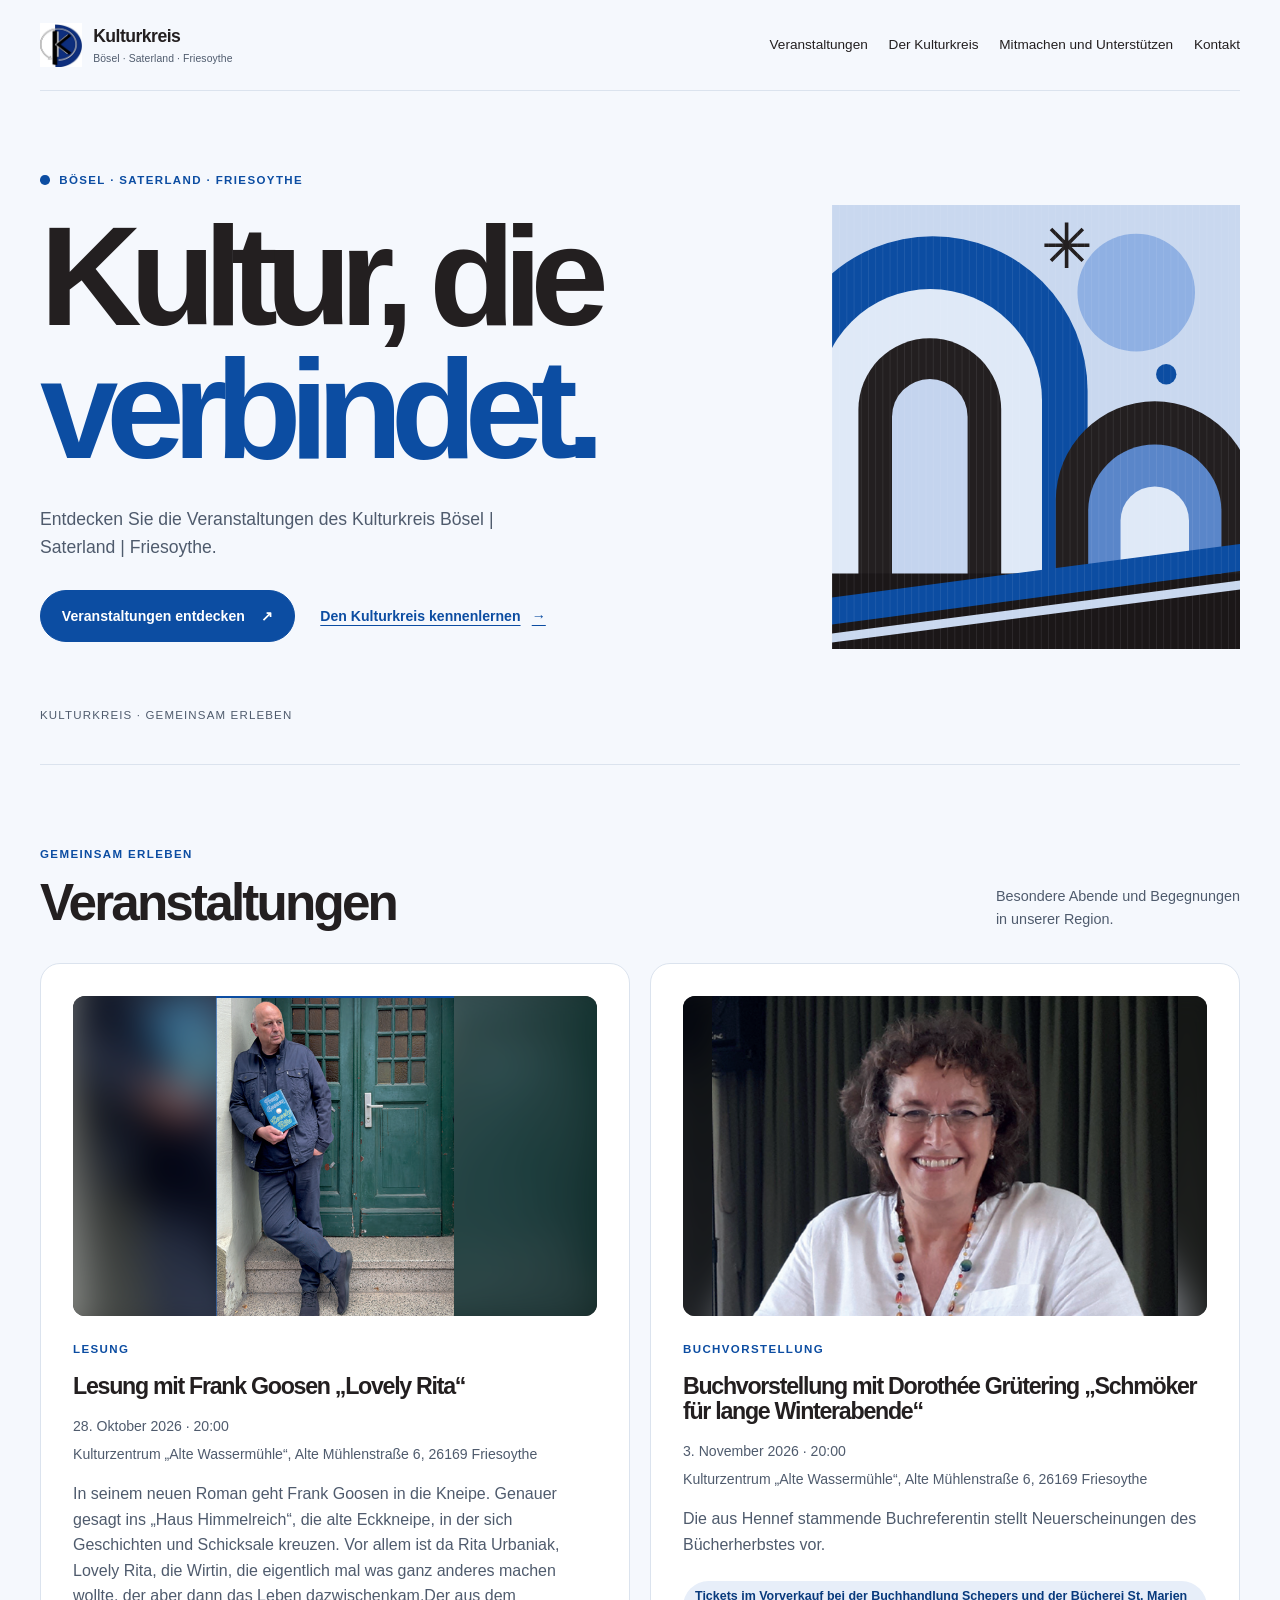
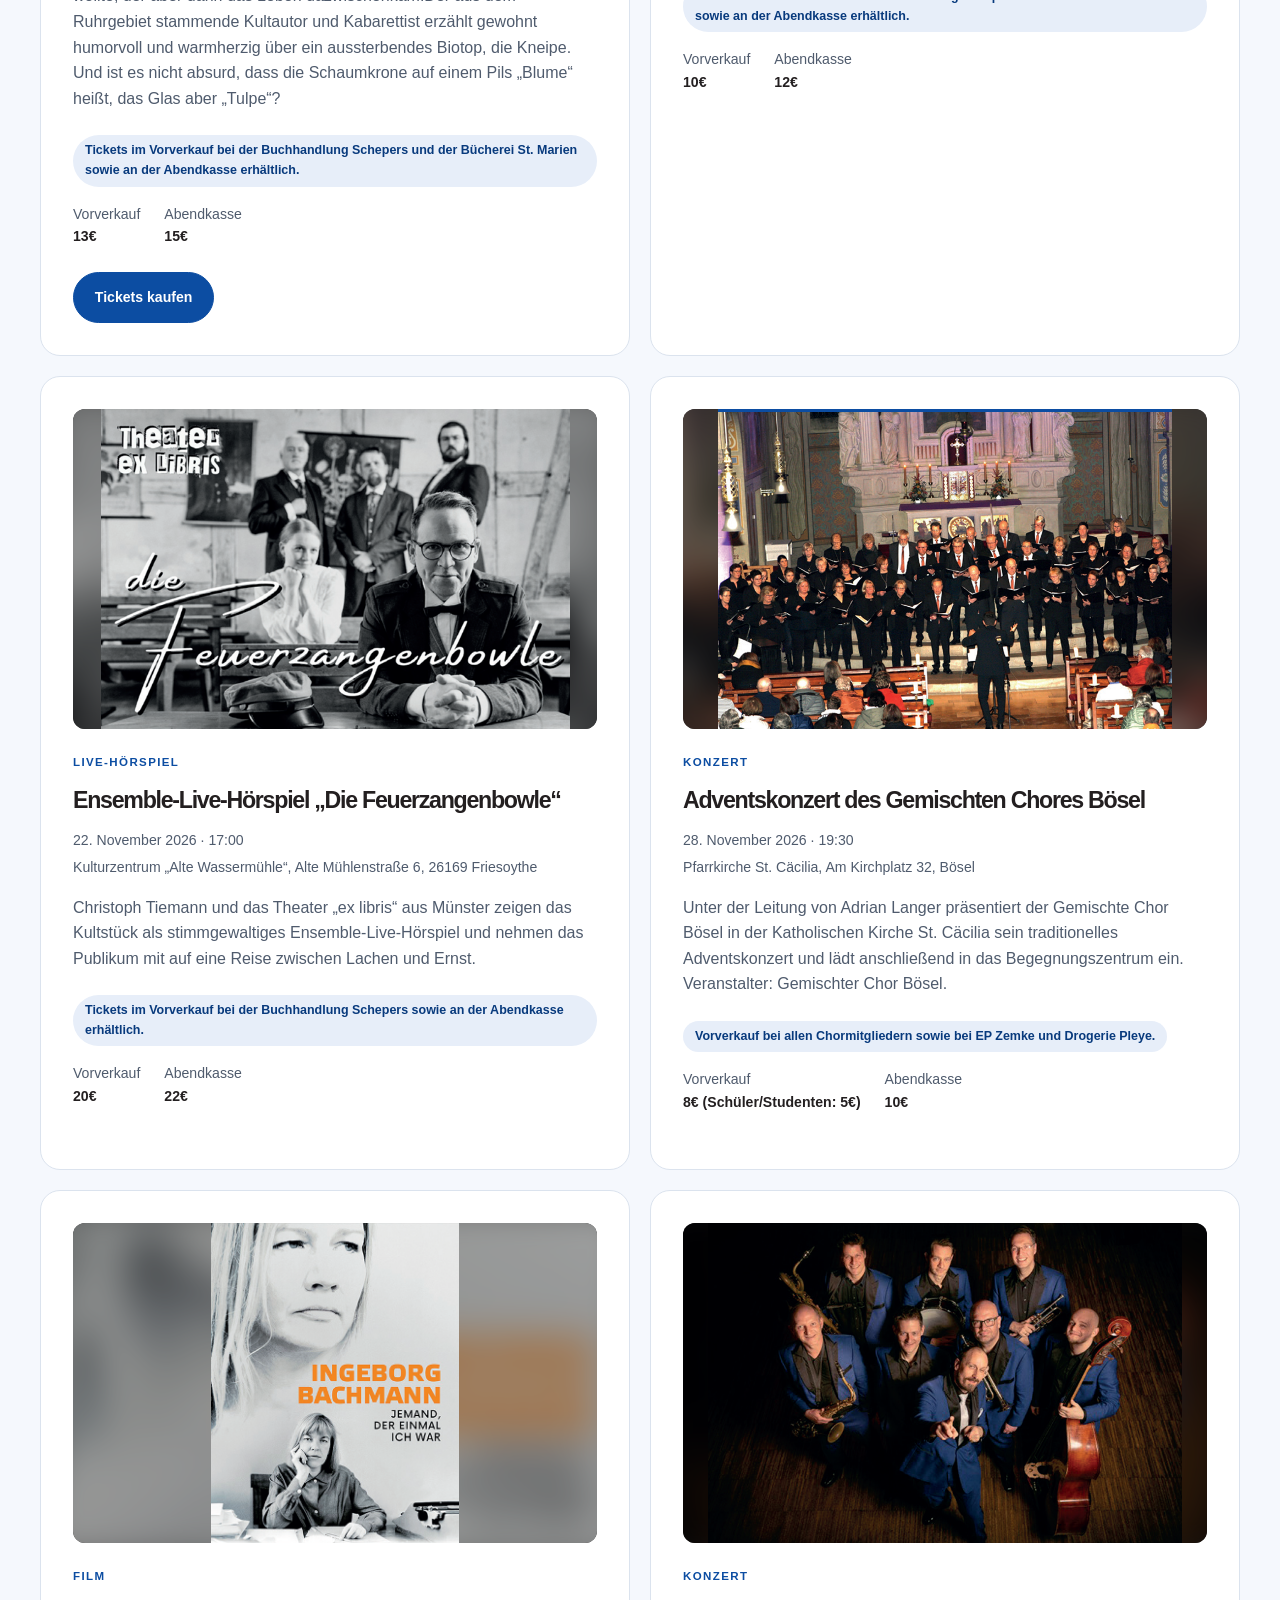
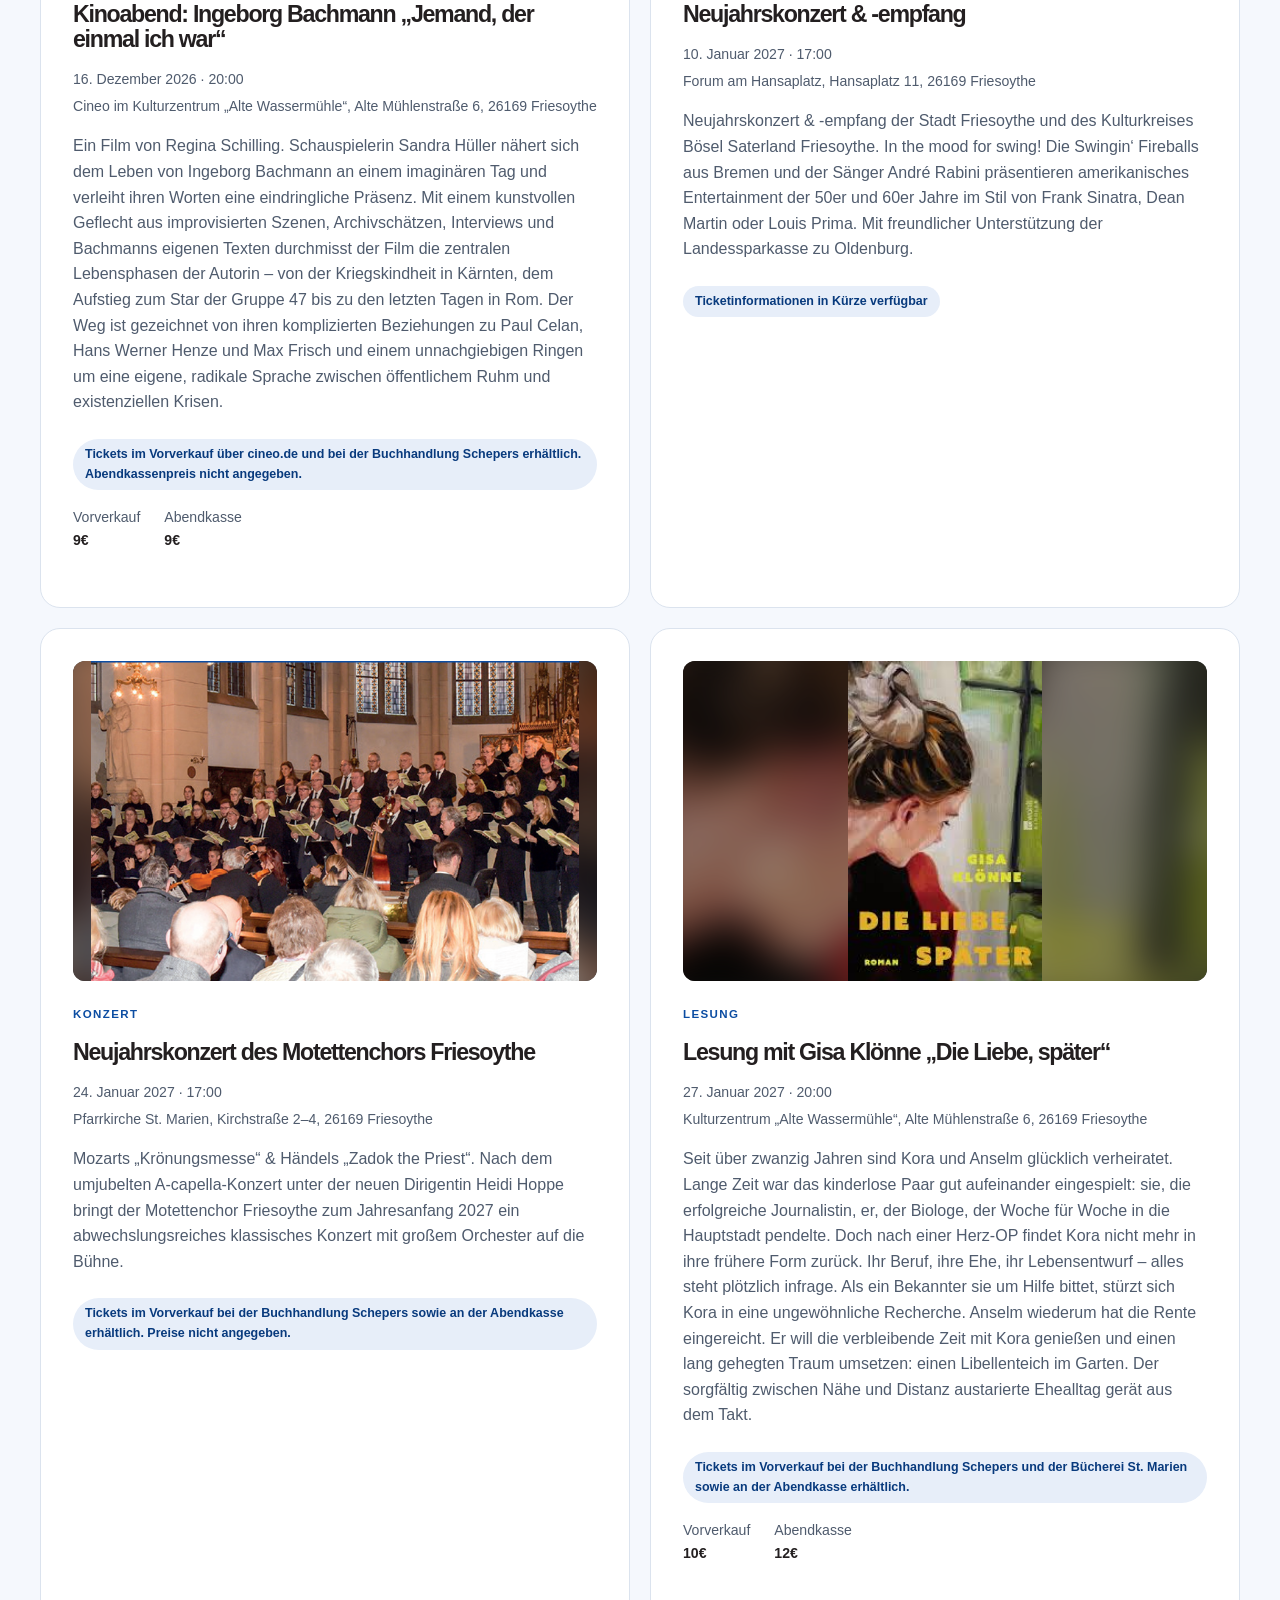
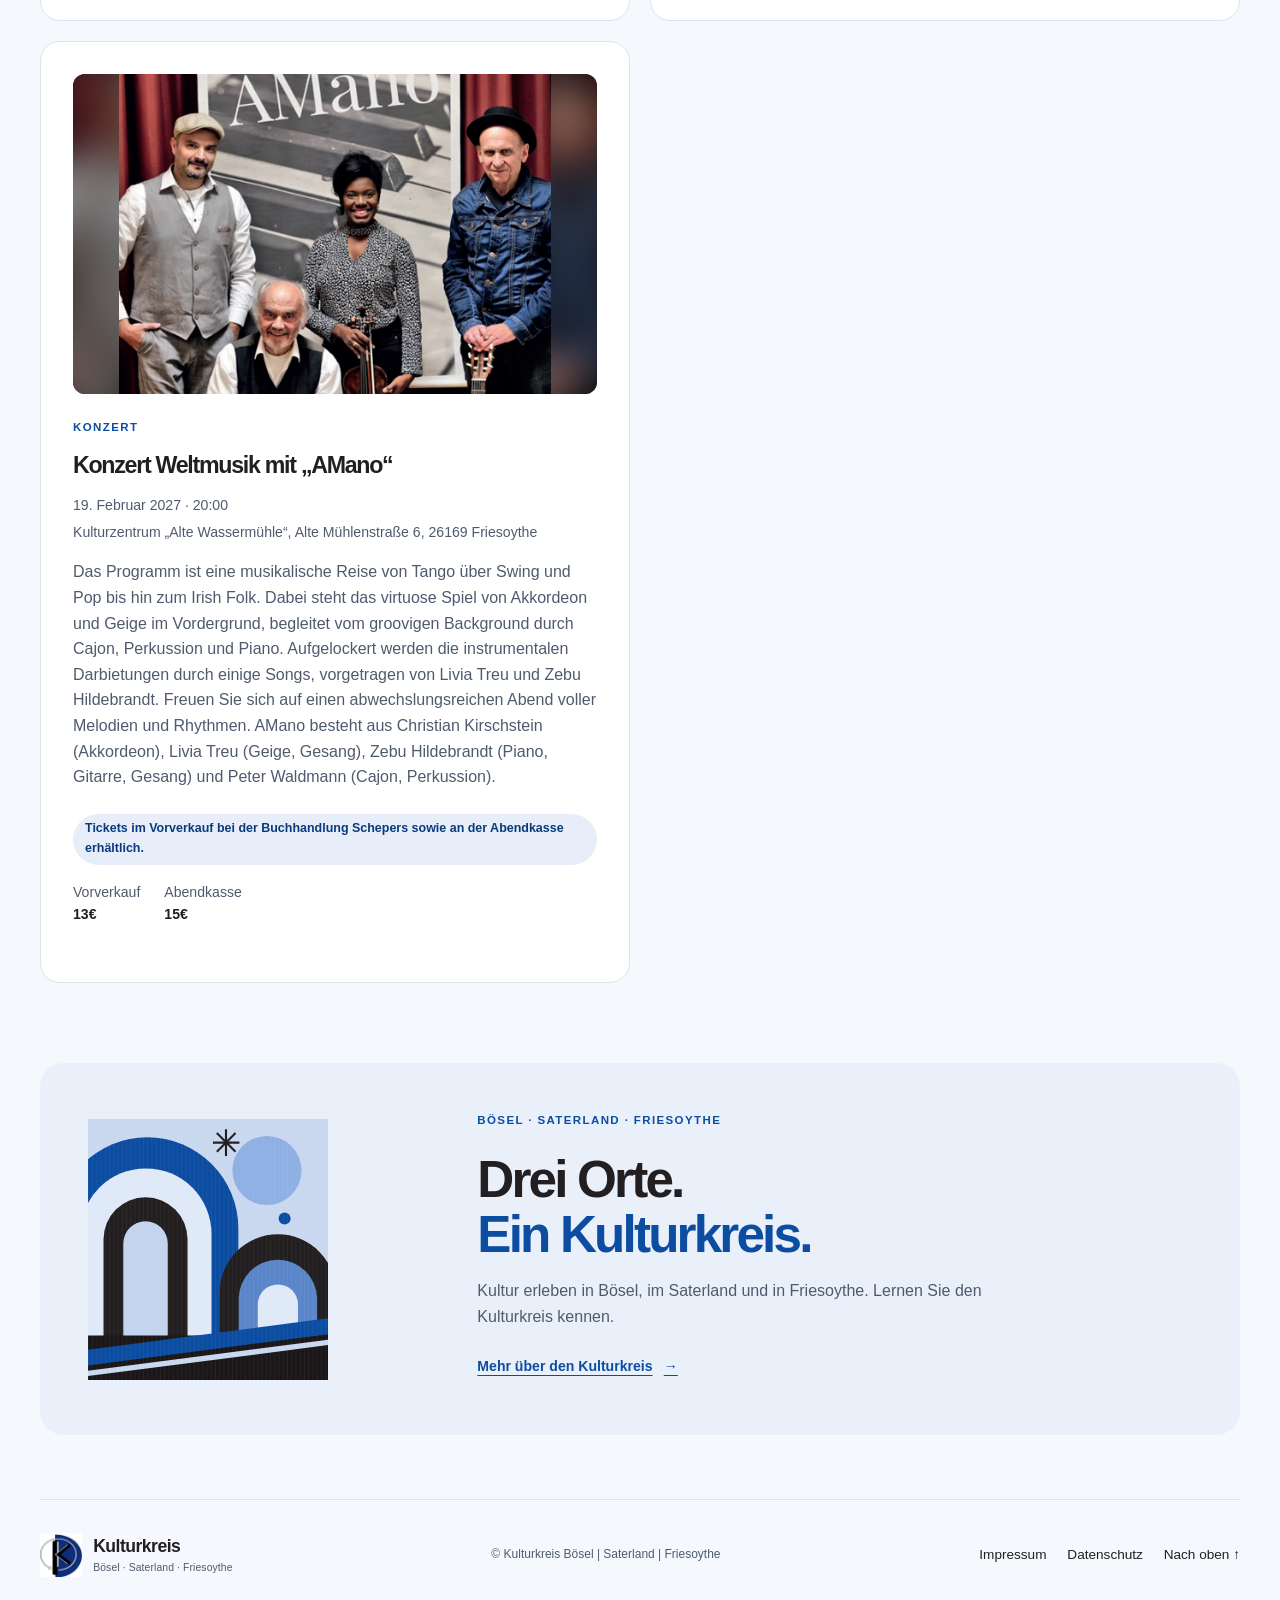
<file: index.html>
<!doctype html>
<html lang="de">
  <head>
    <meta charset="utf-8">
    <meta name="viewport" content="width=device-width, initial-scale=1">
    <meta name="theme-color" content="#f5f8fd">
    <meta name="description" content="Veranstaltungen des Kulturkreis Bösel | Saterland | Friesoythe.">
    <title>Kulturkreis Bösel | Saterland | Friesoythe</title>
    <link rel="icon" href="./images/logo.png" type="image/png">
    <link rel="stylesheet" href="./css/site.css">
    <script src="./js/app.js" defer></script>
  </head>
  <body>
    <a class="skip-link" href="#main">Zum Inhalt springen</a>
    <header class="site-header container">
      <a class="wordmark" href="./index.html" aria-label="Kulturkreis – Startseite">
        <img src="./images/logo.png" width="42" height="44" alt="">
        <span>Kulturkreis <span class="wordmark__regions">Bösel · Saterland · Friesoythe</span></span>
      </a>
      <nav aria-label="Hauptnavigation">
        <a href="#veranstaltungen">Veranstaltungen</a>
        <a href="./verein.html">Der Kulturkreis</a>
        <a href="./mitglied.html">Mitmachen und Unterstützen</a>
        <a href="./kontakt.html">Kontakt</a>
      </nav>
    </header>

    <main id="main" tabindex="-1">
      <section class="hero container" id="home" aria-labelledby="hero-title">
        <div class="hero__content">
          <p class="eyebrow"><span class="little-dot" aria-hidden="true"></span> Bösel · Saterland · Friesoythe</p>
          <h1 id="hero-title">Kultur, die<br><em>verbindet.</em></h1>
          <p class="hero__intro">Entdecken Sie die Veranstaltungen des Kulturkreis Bösel | Saterland | Friesoythe.</p>
          <div class="hero__actions">
            <a class="button" href="#veranstaltungen">Veranstaltungen entdecken <span aria-hidden="true">↗</span></a>
            <a class="text-link" href="./verein.html">Den Kulturkreis kennenlernen <span aria-hidden="true">→</span></a>
          </div>
        </div>
        <div class="hero__ornament" aria-hidden="true">
          <img src="./images/culture-art.svg" width="680" height="740" alt="">
        </div>
        <p class="hero__index">Kulturkreis · Gemeinsam erleben</p>
      </section>

      <section class="events section container" id="veranstaltungen" aria-labelledby="events-title">
        <div class="section-heading">
          <div>
            <p class="eyebrow eyebrow--accent">Gemeinsam erleben</p>
            <h2 id="events-title">Veranstaltungen</h2>
          </div>
          <p class="section-heading__note">Besondere Abende und Begegnungen<br>in unserer Region.</p>
        </div>
        <div class="event-list" id="event-list" aria-live="polite" aria-busy="true">
          <p class="event-message">Veranstaltungen werden geladen …</p>
        </div>
        <noscript><p class="event-message">Die Veranstaltungsanzeige benötigt JavaScript. Alternativ können Sie die <a href="./events.json">Veranstaltungsdaten öffnen</a>.</p></noscript>
      </section>

      <section class="about container" id="verein" aria-labelledby="about-title">
        <img class="about__mark" src="./images/culture-art.svg" width="240" height="261" alt="">
        <div class="about__copy">
          <p class="eyebrow eyebrow--light">Bösel · Saterland · Friesoythe</p>
          <h2 id="about-title">Drei Orte.<br><em>Ein Kulturkreis.</em></h2>
          <p>Kultur erleben in Bösel, im Saterland und in Friesoythe. Lernen Sie den Kulturkreis kennen.</p>
          <a class="text-link" href="./verein.html">Mehr über den Kulturkreis <span aria-hidden="true">→</span></a>
        </div>
      </section>
    </main>

    <footer class="site-footer container">
      <a class="wordmark" href="./index.html">
        <img src="./images/logo.png" width="42" height="44" alt="">
        <span>Kulturkreis <span class="wordmark__regions">Bösel · Saterland · Friesoythe</span></span>
      </a>
      <p>© Kulturkreis Bösel | Saterland | Friesoythe</p>
      <nav aria-label="Rechtliches">
        <a href="./impressum.html">Impressum</a>
        <a href="./datenschutz.html">Datenschutz</a>
        <a href="#main">Nach oben ↑</a>
      </nav>
    </footer>
  </body>
</html>
</file>
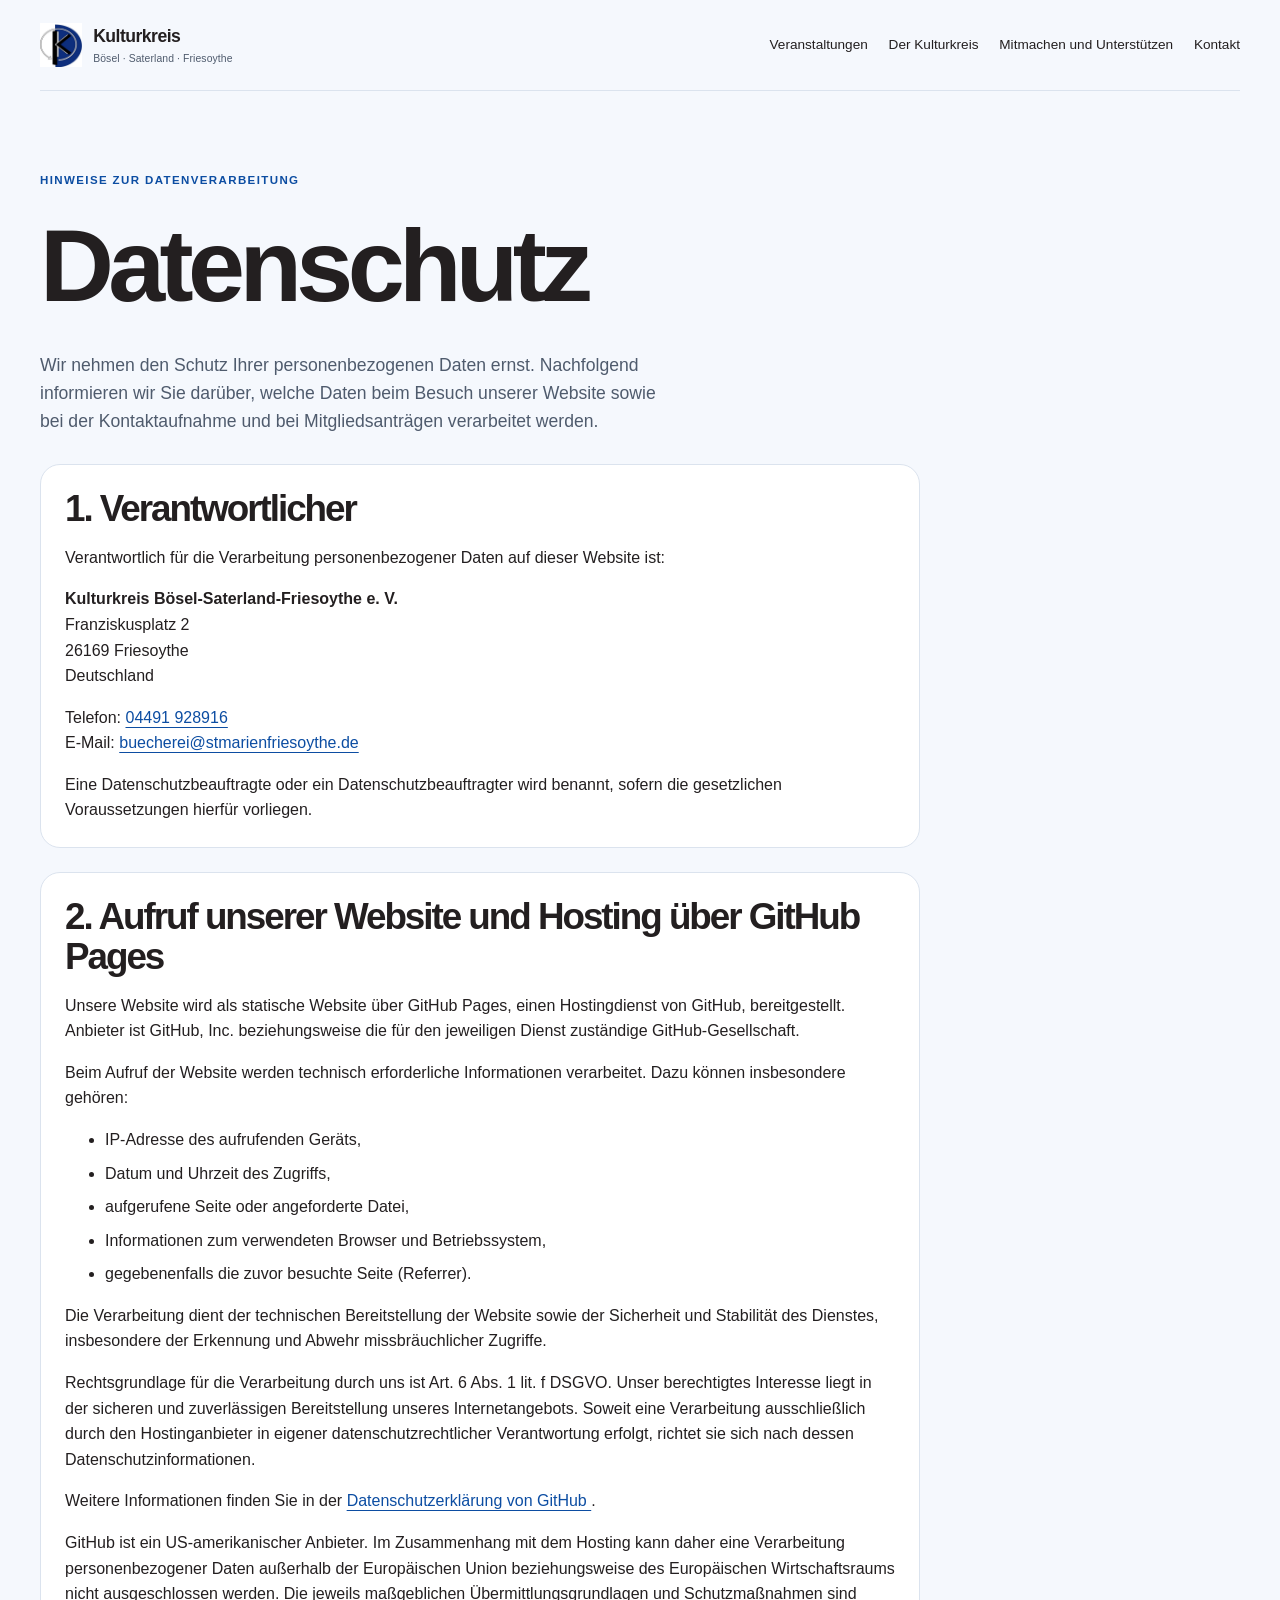
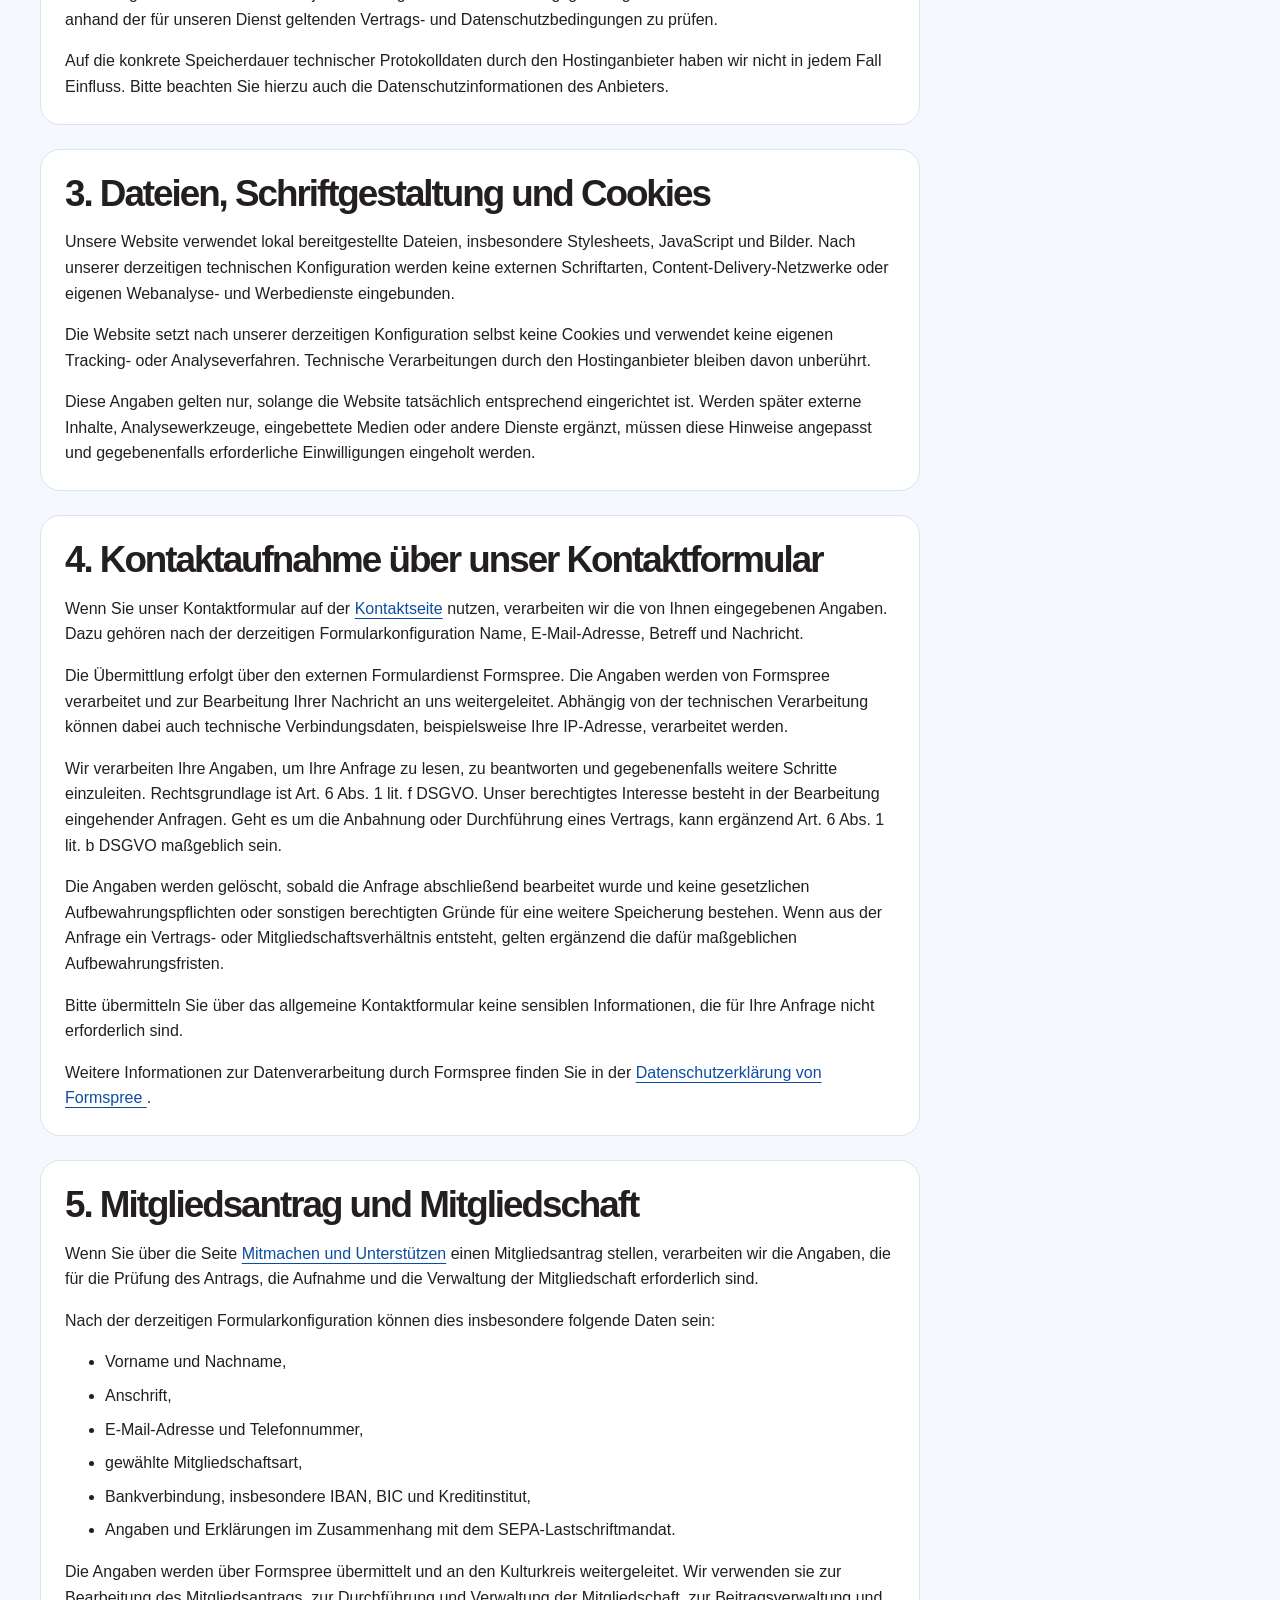
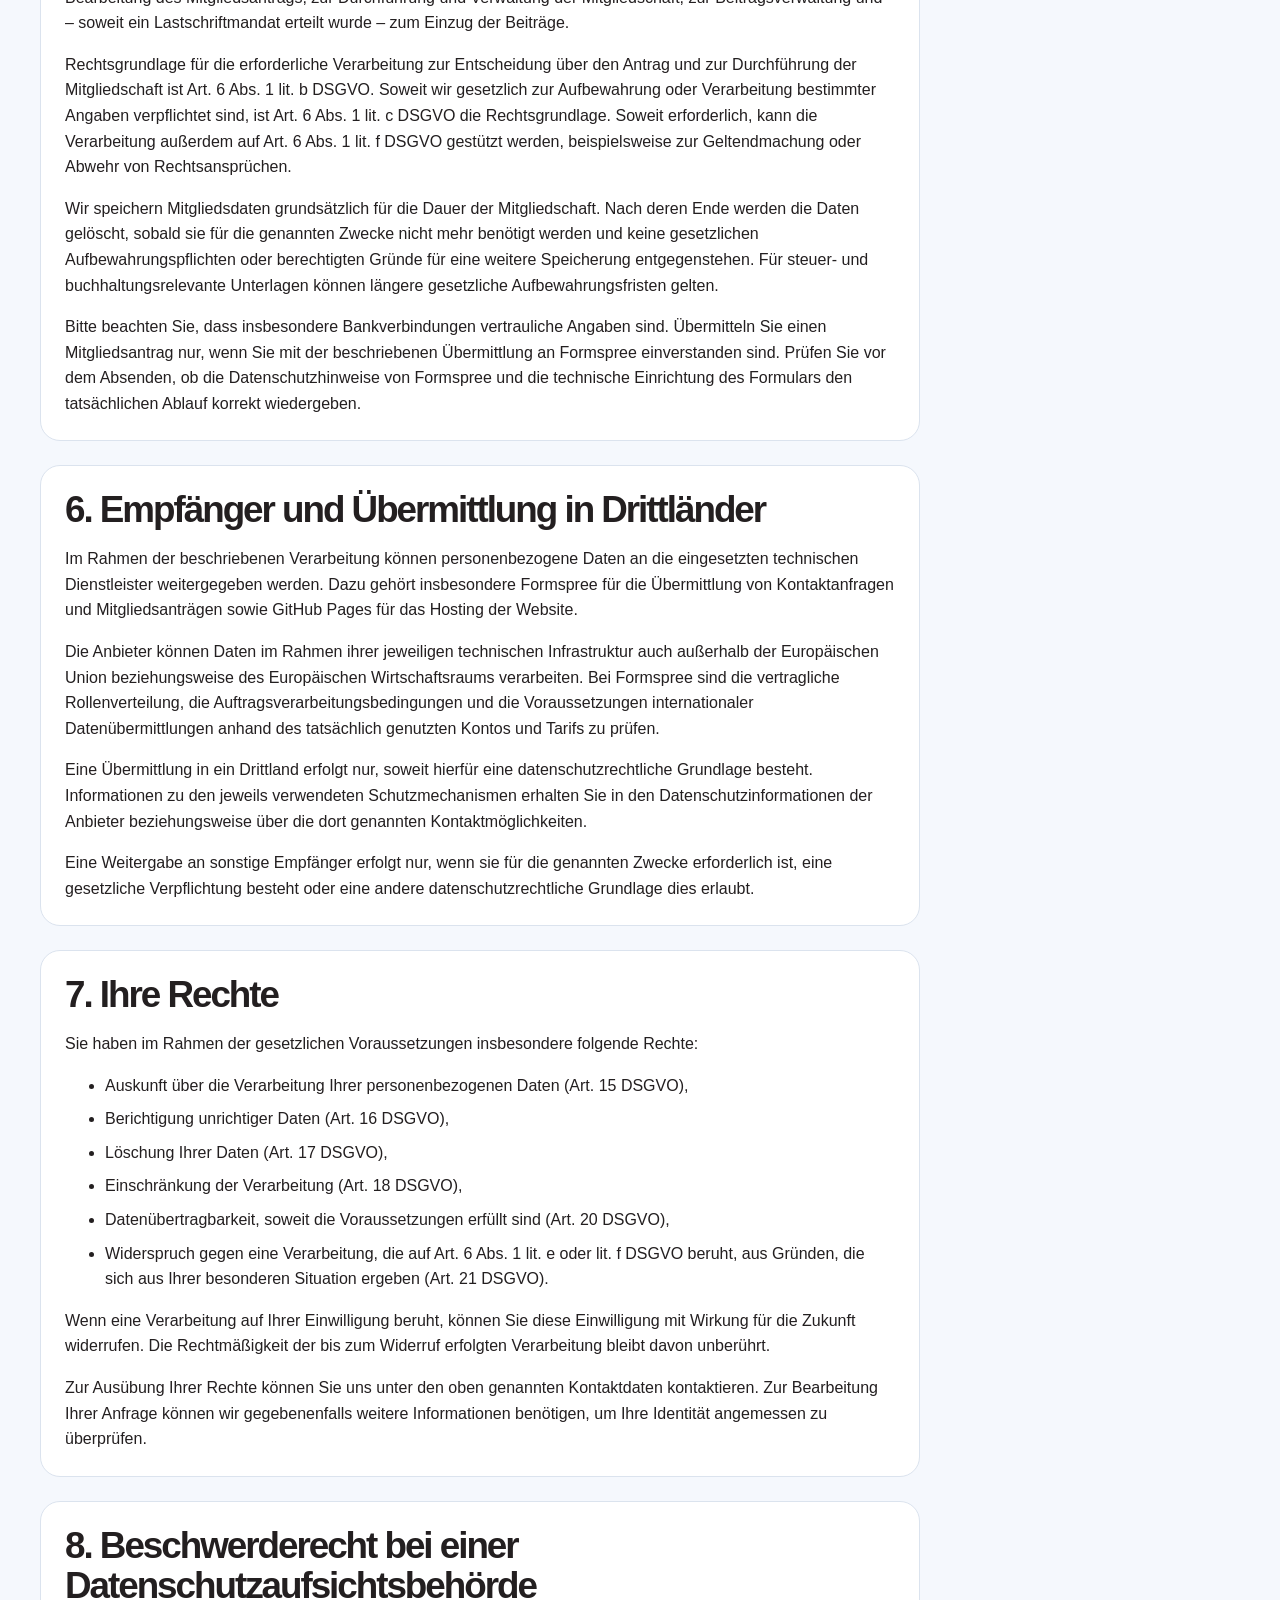
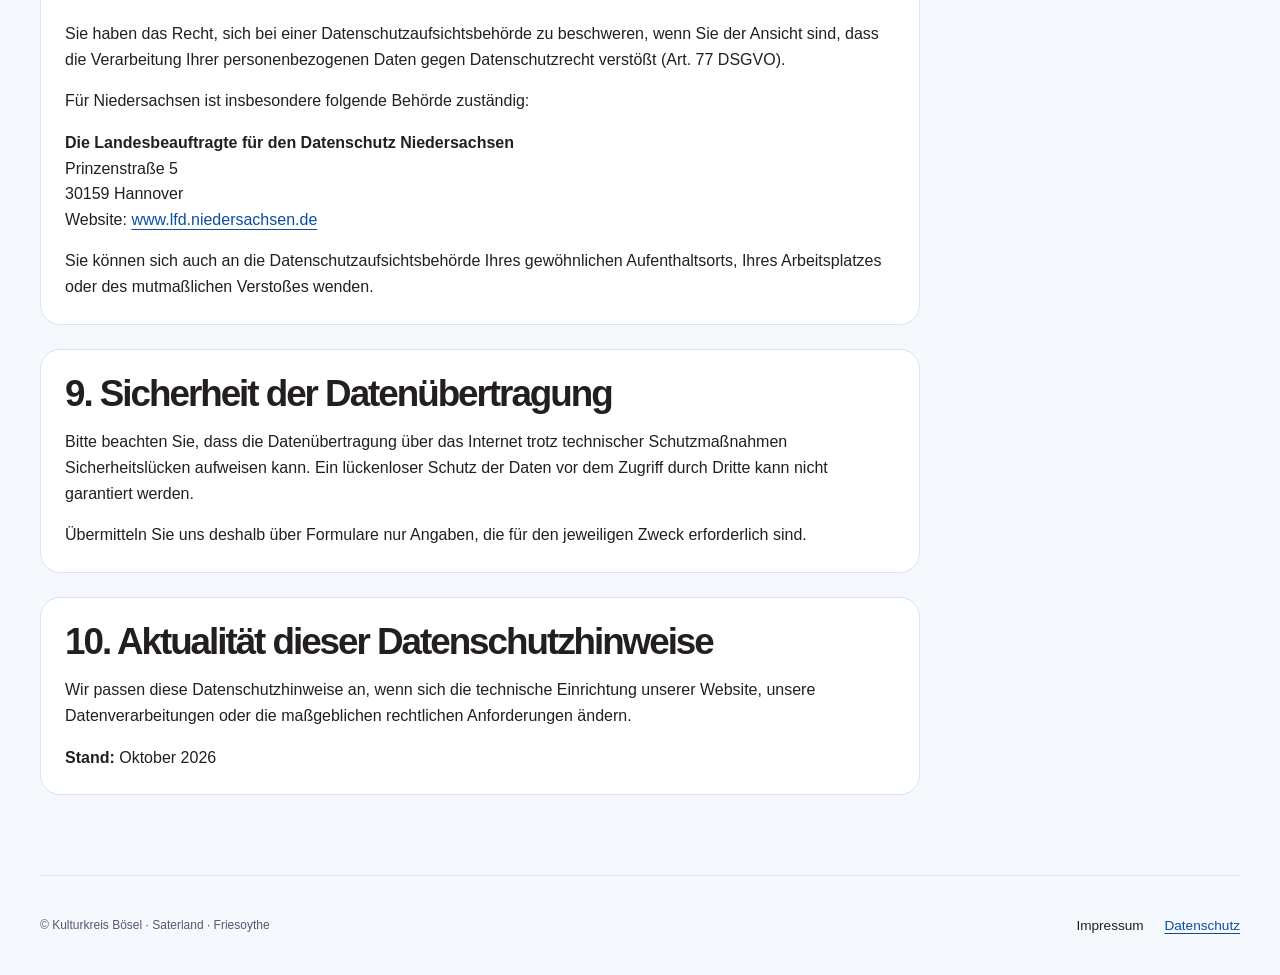
<file: datenschutz.html>
<!doctype html>
<html lang="de">
<head>
  <meta charset="utf-8">
  <meta name="viewport" content="width=device-width, initial-scale=1">
  <meta name="theme-color" content="#f5f8fd">
  <meta name="description" content="Datenschutzhinweise des Kulturkreises Bösel-Saterland-Friesoythe e. V.">
  <title>Datenschutz · Kulturkreis</title>
  <link rel="icon" href="./images/logo.png" type="image/png">
  <link rel="stylesheet" href="./css/site.css">
  <script src="./js/app.js" defer></script>
</head>
<body>
  <a class="skip-link" href="#main">Zum Inhalt springen</a>

  <header class="site-header container">
    <a class="wordmark" href="./index.html">
      <img src="./images/logo.png" width="42" height="44" alt="">
      <span>Kulturkreis
        <span class="wordmark__regions">Bösel · Saterland · Friesoythe</span>
      </span>
    </a>
    <nav aria-label="Hauptnavigation">
      <a href="./index.html#veranstaltungen">Veranstaltungen</a>
      <a href="./verein.html">Der Kulturkreis</a>
      <a href="./mitglied.html">Mitmachen und Unterstützen</a>
      <a href="./kontakt.html">Kontakt</a>
    </nav>
  </header>

  <main id="main" tabindex="-1" class="container page-content">
    <p class="eyebrow">Hinweise zur Datenverarbeitung</p>
    <h1>Datenschutz</h1>

    <p class="lead">
      Wir nehmen den Schutz Ihrer personenbezogenen Daten ernst.
      Nachfolgend informieren wir Sie darüber, welche Daten beim Besuch
      unserer Website sowie bei der Kontaktaufnahme und bei
      Mitgliedsanträgen verarbeitet werden.
    </p>

    <section class="content-panel">
      <h2>1. Verantwortlicher</h2>
      <p>Verantwortlich für die Verarbeitung personenbezogener Daten auf
        dieser Website ist:</p>

      <p>
        <strong>Kulturkreis Bösel-Saterland-Friesoythe e. V.</strong><br>
        Franziskusplatz 2<br>
        26169 Friesoythe<br>
        Deutschland
      </p>

      <p>
        Telefon: <a href="tel:+494491928916">04491 928916</a><br>
        E-Mail:
        <a href="mailto:buecherei@stmarienfriesoythe.de">
          buecherei@stmarienfriesoythe.de
        </a>
      </p>

      <p>Eine Datenschutzbeauftragte oder ein Datenschutzbeauftragter
        wird benannt, sofern die gesetzlichen Voraussetzungen hierfür
        vorliegen.</p>
    </section>

    <section class="content-panel">
      <h2>2. Aufruf unserer Website und Hosting über GitHub Pages</h2>

      <p>Unsere Website wird als statische Website über GitHub Pages,
        einen Hostingdienst von GitHub, bereitgestellt. Anbieter ist
        GitHub, Inc. beziehungsweise die für den jeweiligen Dienst
        zuständige GitHub-Gesellschaft.</p>

      <p>Beim Aufruf der Website werden technisch erforderliche
        Informationen verarbeitet. Dazu können insbesondere gehören:</p>

      <ul>
        <li>IP-Adresse des aufrufenden Geräts,</li>
        <li>Datum und Uhrzeit des Zugriffs,</li>
        <li>aufgerufene Seite oder angeforderte Datei,</li>
        <li>Informationen zum verwendeten Browser und Betriebssystem,</li>
        <li>gegebenenfalls die zuvor besuchte Seite (Referrer).</li>
      </ul>

      <p>Die Verarbeitung dient der technischen Bereitstellung der
        Website sowie der Sicherheit und Stabilität des Dienstes,
        insbesondere der Erkennung und Abwehr missbräuchlicher Zugriffe.</p>

      <p>Rechtsgrundlage für die Verarbeitung durch uns ist Art. 6
        Abs. 1 lit. f DSGVO. Unser berechtigtes Interesse liegt in der
        sicheren und zuverlässigen Bereitstellung unseres Internetangebots.
        Soweit eine Verarbeitung ausschließlich durch den Hostinganbieter
        in eigener datenschutzrechtlicher Verantwortung erfolgt, richtet
        sie sich nach dessen Datenschutzinformationen.</p>

      <p>Weitere Informationen finden Sie in der
        <a href="https://docs.github.com/en/site-policy/privacy-policies/github-general-privacy-statement"
           target="_blank" rel="noopener noreferrer">
          Datenschutzerklärung von GitHub
        </a>.</p>

      <p>GitHub ist ein US-amerikanischer Anbieter. Im Zusammenhang mit
        dem Hosting kann daher eine Verarbeitung personenbezogener Daten
        außerhalb der Europäischen Union beziehungsweise des Europäischen
        Wirtschaftsraums nicht ausgeschlossen werden. Die jeweils
        maßgeblichen Übermittlungsgrundlagen und Schutzmaßnahmen sind
        anhand der für unseren Dienst geltenden Vertrags- und
        Datenschutzbedingungen zu prüfen.</p>

      <p>Auf die konkrete Speicherdauer technischer Protokolldaten durch
        den Hostinganbieter haben wir nicht in jedem Fall Einfluss.
        Bitte beachten Sie hierzu auch die Datenschutzinformationen
        des Anbieters.</p>
    </section>

    <section class="content-panel">
      <h2>3. Dateien, Schriftgestaltung und Cookies</h2>

      <p>Unsere Website verwendet lokal bereitgestellte Dateien,
        insbesondere Stylesheets, JavaScript und Bilder. Nach unserer
        derzeitigen technischen Konfiguration werden keine externen
        Schriftarten, Content-Delivery-Netzwerke oder eigenen
        Webanalyse- und Werbedienste eingebunden.</p>

      <p>Die Website setzt nach unserer derzeitigen Konfiguration selbst
        keine Cookies und verwendet keine eigenen Tracking- oder
        Analyseverfahren. Technische Verarbeitungen durch den
        Hostinganbieter bleiben davon unberührt.</p>

      <p>Diese Angaben gelten nur, solange die Website tatsächlich
        entsprechend eingerichtet ist. Werden später externe Inhalte,
        Analysewerkzeuge, eingebettete Medien oder andere Dienste
        ergänzt, müssen diese Hinweise angepasst und gegebenenfalls
        erforderliche Einwilligungen eingeholt werden.</p>
    </section>

    <section class="content-panel">
      <h2>4. Kontaktaufnahme über unser Kontaktformular</h2>

      <p>Wenn Sie unser Kontaktformular auf der
        <a href="./kontakt.html">Kontaktseite</a> nutzen, verarbeiten wir
        die von Ihnen eingegebenen Angaben. Dazu gehören nach der
        derzeitigen Formularkonfiguration Name, E-Mail-Adresse, Betreff
        und Nachricht.</p>

      <p>Die Übermittlung erfolgt über den externen Formulardienst
        Formspree. Die Angaben werden von Formspree verarbeitet und
        zur Bearbeitung Ihrer Nachricht an uns weitergeleitet.
        Abhängig von der technischen Verarbeitung können dabei auch
        technische Verbindungsdaten, beispielsweise Ihre IP-Adresse,
        verarbeitet werden.</p>

      <p>Wir verarbeiten Ihre Angaben, um Ihre Anfrage zu lesen,
        zu beantworten und gegebenenfalls weitere Schritte einzuleiten.
        Rechtsgrundlage ist Art. 6 Abs. 1 lit. f DSGVO. Unser
        berechtigtes Interesse besteht in der Bearbeitung eingehender
        Anfragen. Geht es um die Anbahnung oder Durchführung eines
        Vertrags, kann ergänzend Art. 6 Abs. 1 lit. b DSGVO maßgeblich
        sein.</p>

      <p>Die Angaben werden gelöscht, sobald die Anfrage abschließend
        bearbeitet wurde und keine gesetzlichen Aufbewahrungspflichten
        oder sonstigen berechtigten Gründe für eine weitere Speicherung
        bestehen. Wenn aus der Anfrage ein Vertrags- oder
        Mitgliedschaftsverhältnis entsteht, gelten ergänzend die dafür
        maßgeblichen Aufbewahrungsfristen.</p>

      <p>Bitte übermitteln Sie über das allgemeine Kontaktformular
        keine sensiblen Informationen, die für Ihre Anfrage nicht
        erforderlich sind.</p>

      <p>Weitere Informationen zur Datenverarbeitung durch Formspree
        finden Sie in der
        <a href="https://formspree.io/legal/privacy-policy"
           target="_blank" rel="noopener noreferrer">
          Datenschutzerklärung von Formspree
        </a>.</p>
    </section>

    <section class="content-panel">
      <h2>5. Mitgliedsantrag und Mitgliedschaft</h2>

      <p>Wenn Sie über die Seite
        <a href="./mitglied.html">Mitmachen und Unterstützen</a>
        einen Mitgliedsantrag stellen, verarbeiten wir die Angaben,
        die für die Prüfung des Antrags, die Aufnahme und die
        Verwaltung der Mitgliedschaft erforderlich sind.</p>

      <p>Nach der derzeitigen Formularkonfiguration können dies
        insbesondere folgende Daten sein:</p>

      <ul>
        <li>Vorname und Nachname,</li>
        <li>Anschrift,</li>
        <li>E-Mail-Adresse und Telefonnummer,</li>
        <li>gewählte Mitgliedschaftsart,</li>
        <li>Bankverbindung, insbesondere IBAN, BIC und Kreditinstitut,</li>
        <li>Angaben und Erklärungen im Zusammenhang mit dem
          SEPA-Lastschriftmandat.</li>
      </ul>

      <p>Die Angaben werden über Formspree übermittelt und an den
        Kulturkreis weitergeleitet. Wir verwenden sie zur Bearbeitung
        des Mitgliedsantrags, zur Durchführung und Verwaltung der
        Mitgliedschaft, zur Beitragsverwaltung und – soweit ein
        Lastschriftmandat erteilt wurde – zum Einzug der Beiträge.</p>

      <p>Rechtsgrundlage für die erforderliche Verarbeitung zur
        Entscheidung über den Antrag und zur Durchführung der
        Mitgliedschaft ist Art. 6 Abs. 1 lit. b DSGVO. Soweit wir
        gesetzlich zur Aufbewahrung oder Verarbeitung bestimmter
        Angaben verpflichtet sind, ist Art. 6 Abs. 1 lit. c DSGVO
        die Rechtsgrundlage. Soweit erforderlich, kann die Verarbeitung
        außerdem auf Art. 6 Abs. 1 lit. f DSGVO gestützt werden,
        beispielsweise zur Geltendmachung oder Abwehr von
        Rechtsansprüchen.</p>

      <p>Wir speichern Mitgliedsdaten grundsätzlich für die Dauer
        der Mitgliedschaft. Nach deren Ende werden die Daten gelöscht,
        sobald sie für die genannten Zwecke nicht mehr benötigt werden
        und keine gesetzlichen Aufbewahrungspflichten oder berechtigten
        Gründe für eine weitere Speicherung entgegenstehen. Für
        steuer- und buchhaltungsrelevante Unterlagen können längere
        gesetzliche Aufbewahrungsfristen gelten.</p>

      <p>Bitte beachten Sie, dass insbesondere Bankverbindungen
        vertrauliche Angaben sind. Übermitteln Sie einen Mitgliedsantrag
        nur, wenn Sie mit der beschriebenen Übermittlung an Formspree
        einverstanden sind. Prüfen Sie vor dem Absenden, ob die
        Datenschutzhinweise von Formspree und die technische
        Einrichtung des Formulars den tatsächlichen Ablauf korrekt
        wiedergeben.</p>
    </section>

    <section class="content-panel">
      <h2>6. Empfänger und Übermittlung in Drittländer</h2>

      <p>Im Rahmen der beschriebenen Verarbeitung können personenbezogene
        Daten an die eingesetzten technischen Dienstleister weitergegeben
        werden. Dazu gehört insbesondere Formspree für die Übermittlung
        von Kontaktanfragen und Mitgliedsanträgen sowie GitHub Pages
        für das Hosting der Website.</p>

      <p>Die Anbieter können Daten im Rahmen ihrer jeweiligen
        technischen Infrastruktur auch außerhalb der Europäischen Union
        beziehungsweise des Europäischen Wirtschaftsraums verarbeiten.
        Bei Formspree sind die vertragliche Rollenverteilung,
        die Auftragsverarbeitungsbedingungen und die Voraussetzungen
        internationaler Datenübermittlungen anhand des tatsächlich
        genutzten Kontos und Tarifs zu prüfen.</p>

      <p>Eine Übermittlung in ein Drittland erfolgt nur, soweit hierfür
        eine datenschutzrechtliche Grundlage besteht. Informationen
        zu den jeweils verwendeten Schutzmechanismen erhalten Sie in
        den Datenschutzinformationen der Anbieter beziehungsweise
        über die dort genannten Kontaktmöglichkeiten.</p>

      <p>Eine Weitergabe an sonstige Empfänger erfolgt nur, wenn sie
        für die genannten Zwecke erforderlich ist, eine gesetzliche
        Verpflichtung besteht oder eine andere datenschutzrechtliche
        Grundlage dies erlaubt.</p>
    </section>

    <section class="content-panel">
      <h2>7. Ihre Rechte</h2>

      <p>Sie haben im Rahmen der gesetzlichen Voraussetzungen
        insbesondere folgende Rechte:</p>

      <ul>
        <li>Auskunft über die Verarbeitung Ihrer personenbezogenen Daten
          (Art. 15 DSGVO),</li>
        <li>Berichtigung unrichtiger Daten (Art. 16 DSGVO),</li>
        <li>Löschung Ihrer Daten (Art. 17 DSGVO),</li>
        <li>Einschränkung der Verarbeitung (Art. 18 DSGVO),</li>
        <li>Datenübertragbarkeit, soweit die Voraussetzungen erfüllt
          sind (Art. 20 DSGVO),</li>
        <li>Widerspruch gegen eine Verarbeitung, die auf Art. 6
          Abs. 1 lit. e oder lit. f DSGVO beruht, aus Gründen, die sich
          aus Ihrer besonderen Situation ergeben (Art. 21 DSGVO).</li>
      </ul>

      <p>Wenn eine Verarbeitung auf Ihrer Einwilligung beruht, können
        Sie diese Einwilligung mit Wirkung für die Zukunft widerrufen.
        Die Rechtmäßigkeit der bis zum Widerruf erfolgten Verarbeitung
        bleibt davon unberührt.</p>

      <p>Zur Ausübung Ihrer Rechte können Sie uns unter den oben
        genannten Kontaktdaten kontaktieren. Zur Bearbeitung Ihrer
        Anfrage können wir gegebenenfalls weitere Informationen
        benötigen, um Ihre Identität angemessen zu überprüfen.</p>
    </section>

    <section class="content-panel">
      <h2>8. Beschwerderecht bei einer Datenschutzaufsichtsbehörde</h2>

      <p>Sie haben das Recht, sich bei einer Datenschutzaufsichtsbehörde
        zu beschweren, wenn Sie der Ansicht sind, dass die Verarbeitung
        Ihrer personenbezogenen Daten gegen Datenschutzrecht verstößt
        (Art. 77 DSGVO).</p>

      <p>Für Niedersachsen ist insbesondere folgende Behörde zuständig:</p>

      <p>
        <strong>Die Landesbeauftragte für den Datenschutz Niedersachsen</strong><br>
        Prinzenstraße 5<br>
        30159 Hannover<br>
        Website:
        <a href="https://www.lfd.niedersachsen.de/"
           target="_blank" rel="noopener noreferrer">
          www.lfd.niedersachsen.de
        </a>
      </p>

      <p>Sie können sich auch an die Datenschutzaufsichtsbehörde Ihres
        gewöhnlichen Aufenthaltsorts, Ihres Arbeitsplatzes oder des
        mutmaßlichen Verstoßes wenden.</p>
    </section>

    <section class="content-panel">
      <h2>9. Sicherheit der Datenübertragung</h2>

      <p>Bitte beachten Sie, dass die Datenübertragung über das Internet
        trotz technischer Schutzmaßnahmen Sicherheitslücken aufweisen
        kann. Ein lückenloser Schutz der Daten vor dem Zugriff durch
        Dritte kann nicht garantiert werden.</p>

      <p>Übermitteln Sie uns deshalb über Formulare nur Angaben, die
        für den jeweiligen Zweck erforderlich sind.</p>
    </section>

    <section class="content-panel">
      <h2>10. Aktualität dieser Datenschutzhinweise</h2>

      <p>Wir passen diese Datenschutzhinweise an, wenn sich die
        technische Einrichtung unserer Website, unsere
        Datenverarbeitungen oder die maßgeblichen rechtlichen
        Anforderungen ändern.</p>

      <p><strong>Stand:</strong> Oktober 2026</p>
    </section>
  </main>

  <footer class="site-footer container">
    <p>© Kulturkreis Bösel · Saterland · Friesoythe</p>
    <nav aria-label="Rechtliches">
      <a href="./impressum.html">Impressum</a>
      <a href="./datenschutz.html" aria-current="page">Datenschutz</a>
    </nav>
  </footer>
</body>
</html>
</file>
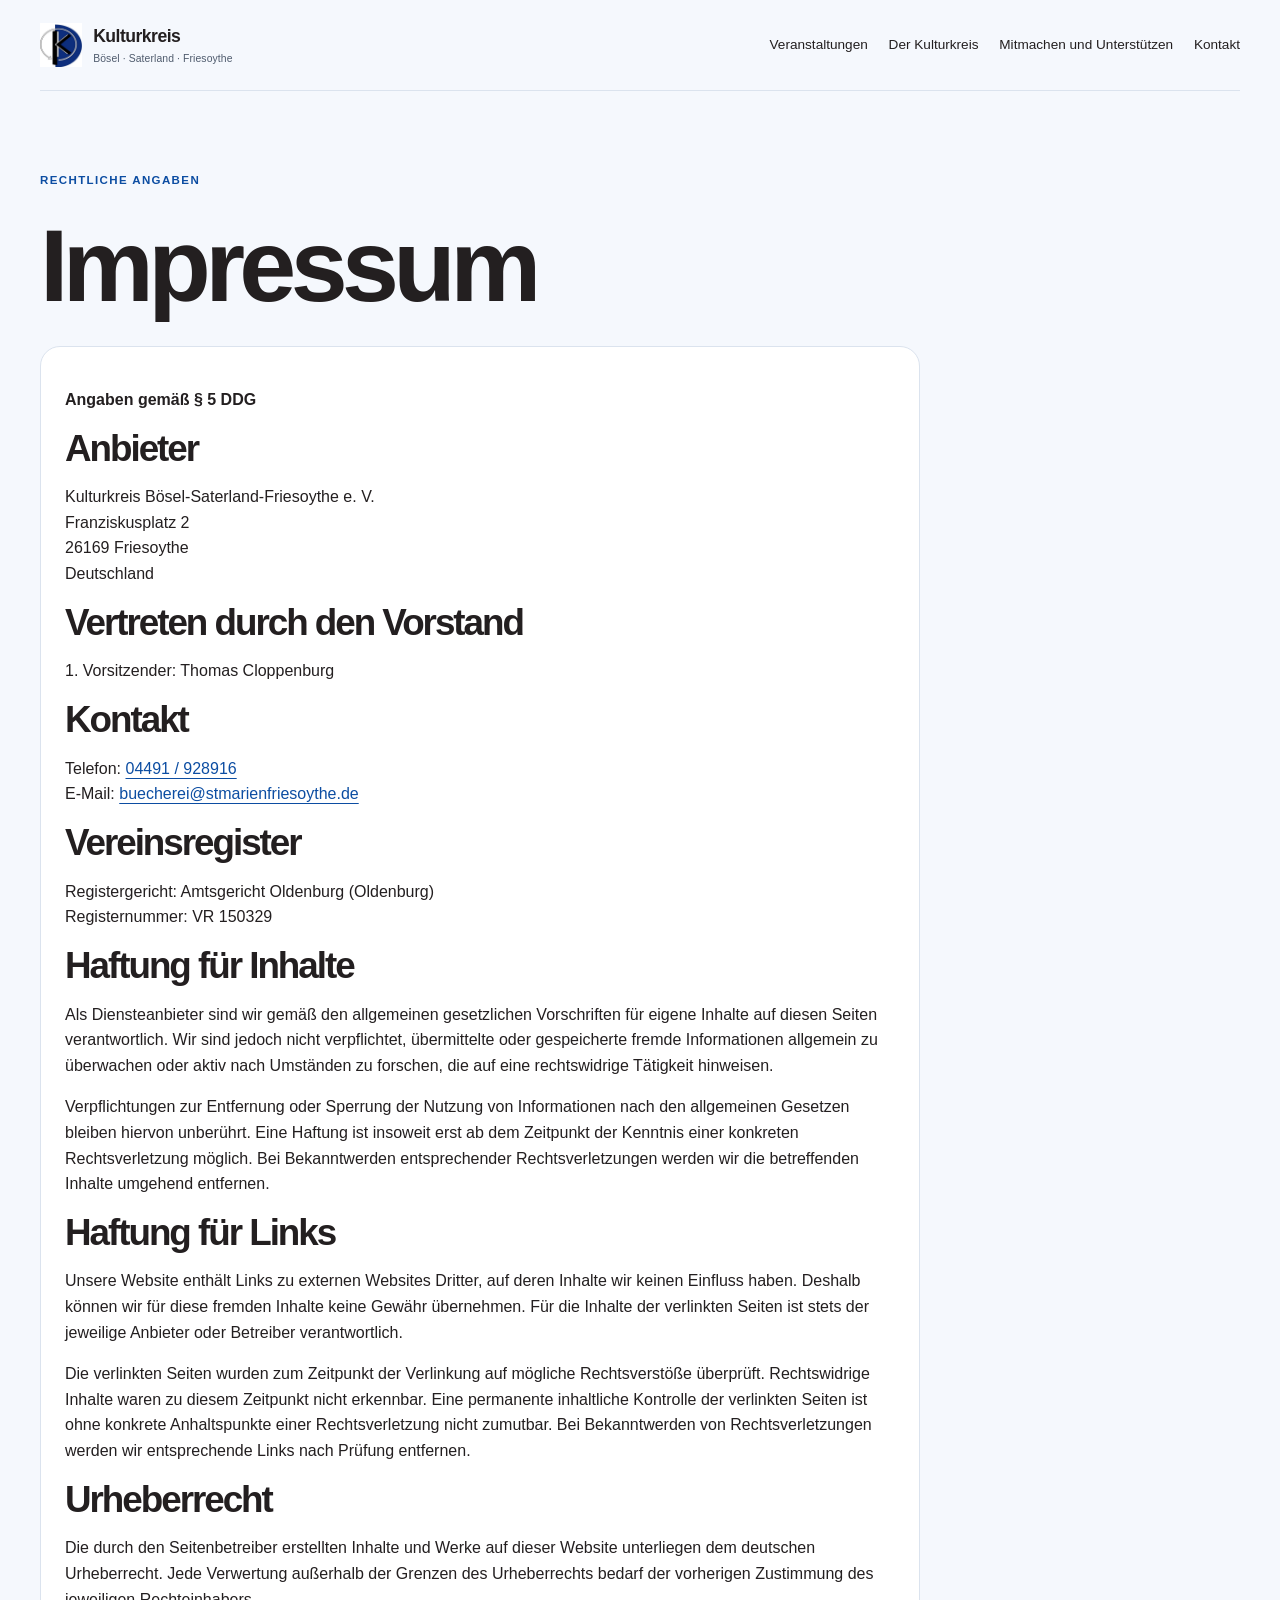
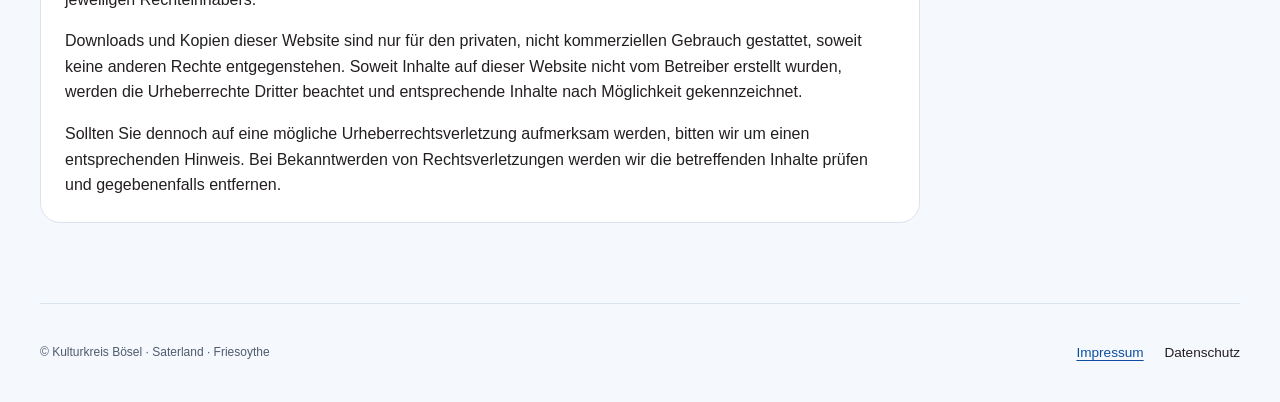
<file: impressum.html>
<!doctype html>
<html lang="de">
<head>
  <meta charset="utf-8">
  <meta name="viewport" content="width=device-width, initial-scale=1">
  <meta name="theme-color" content="#f5f8fd">
  <title>Impressum · Kulturkreis</title>
  <link rel="icon" href="./images/logo.png" type="image/png">
  <link rel="stylesheet" href="./css/site.css">
  <script src="./js/app.js" defer></script>
</head>
<body>
  <a class="skip-link" href="#main">Zum Inhalt springen</a>
  <header class="site-header container">
    <a class="wordmark" href="./index.html">
      <img src="./images/logo.png" width="42" height="44" alt="">
      <span>Kulturkreis <span class="wordmark__regions">Bösel · Saterland · Friesoythe</span></span>
    </a>
    <nav aria-label="Hauptnavigation">
      <a href="./index.html#veranstaltungen">Veranstaltungen</a>
      <a href="./verein.html">Der Kulturkreis</a>
      <a href="./mitglied.html">Mitmachen und Unterstützen</a>
      <a href="./kontakt.html">Kontakt</a>
    </nav>
  </header>
  <main id="main" tabindex="-1" class="container page-content">
    <p class="eyebrow">Rechtliche Angaben</p>
    <h1>Impressum</h1>
    <section class="content-panel">

  <p><strong>Angaben gemäß § 5 DDG</strong></p>

  <h2>Anbieter</h2>
  <p>
    Kulturkreis Bösel-Saterland-Friesoythe e. V.<br>
    Franziskusplatz 2<br>
    26169 Friesoythe<br>
    Deutschland
  </p>

  <h2>Vertreten durch den Vorstand</h2>
  <p>1. Vorsitzender: Thomas Cloppenburg</p>

  <h2>Kontakt</h2>
  <p>
    Telefon: <a href="tel:+494491928916">04491 / 928916</a><br>
    E-Mail:
    <a href="mailto:buecherei@stmarienfriesoythe.de">
      buecherei@stmarienfriesoythe.de
    </a>
  </p>

  <h2>Vereinsregister</h2>
  <p>
    Registergericht: Amtsgericht Oldenburg (Oldenburg)<br>
    Registernummer: VR 150329
  </p>

  <h2>Haftung für Inhalte</h2>
  <p>
    Als Diensteanbieter sind wir gemäß den allgemeinen gesetzlichen
    Vorschriften für eigene Inhalte auf diesen Seiten verantwortlich.
    Wir sind jedoch nicht verpflichtet, übermittelte oder gespeicherte
    fremde Informationen allgemein zu überwachen oder aktiv nach
    Umständen zu forschen, die auf eine rechtswidrige Tätigkeit hinweisen.
  </p>
  <p>
    Verpflichtungen zur Entfernung oder Sperrung der Nutzung von
    Informationen nach den allgemeinen Gesetzen bleiben hiervon
    unberührt. Eine Haftung ist insoweit erst ab dem Zeitpunkt der
    Kenntnis einer konkreten Rechtsverletzung möglich. Bei Bekanntwerden
    entsprechender Rechtsverletzungen werden wir die betreffenden Inhalte
    umgehend entfernen.
  </p>

  <h2>Haftung für Links</h2>
  <p>
    Unsere Website enthält Links zu externen Websites Dritter, auf deren
    Inhalte wir keinen Einfluss haben. Deshalb können wir für diese
    fremden Inhalte keine Gewähr übernehmen. Für die Inhalte der
    verlinkten Seiten ist stets der jeweilige Anbieter oder Betreiber
    verantwortlich.
  </p>
  <p>
    Die verlinkten Seiten wurden zum Zeitpunkt der Verlinkung auf mögliche
    Rechtsverstöße überprüft. Rechtswidrige Inhalte waren zu diesem
    Zeitpunkt nicht erkennbar. Eine permanente inhaltliche Kontrolle der
    verlinkten Seiten ist ohne konkrete Anhaltspunkte einer
    Rechtsverletzung nicht zumutbar. Bei Bekanntwerden von
    Rechtsverletzungen werden wir entsprechende Links nach Prüfung
    entfernen.
  </p>

  <h2>Urheberrecht</h2>
  <p>
    Die durch den Seitenbetreiber erstellten Inhalte und Werke auf dieser
    Website unterliegen dem deutschen Urheberrecht. Jede Verwertung
    außerhalb der Grenzen des Urheberrechts bedarf der vorherigen
    Zustimmung des jeweiligen Rechteinhabers.
  </p>
  <p>
    Downloads und Kopien dieser Website sind nur für den privaten,
    nicht kommerziellen Gebrauch gestattet, soweit keine anderen Rechte
    entgegenstehen. Soweit Inhalte auf dieser Website nicht vom Betreiber
    erstellt wurden, werden die Urheberrechte Dritter beachtet und
    entsprechende Inhalte nach Möglichkeit gekennzeichnet.
  </p>
  <p>
    Sollten Sie dennoch auf eine mögliche Urheberrechtsverletzung
    aufmerksam werden, bitten wir um einen entsprechenden Hinweis.
    Bei Bekanntwerden von Rechtsverletzungen werden wir die betreffenden
    Inhalte prüfen und gegebenenfalls entfernen.
  </p>
    </section>
  </main>
  <footer class="site-footer container">
    <p>© Kulturkreis Bösel · Saterland · Friesoythe</p>
    <nav aria-label="Rechtliches">
      <a href="./impressum.html" aria-current="page">Impressum</a>
      <a href="./datenschutz.html">Datenschutz</a>
    </nav>
  </footer>
</body>
</html>
</file>
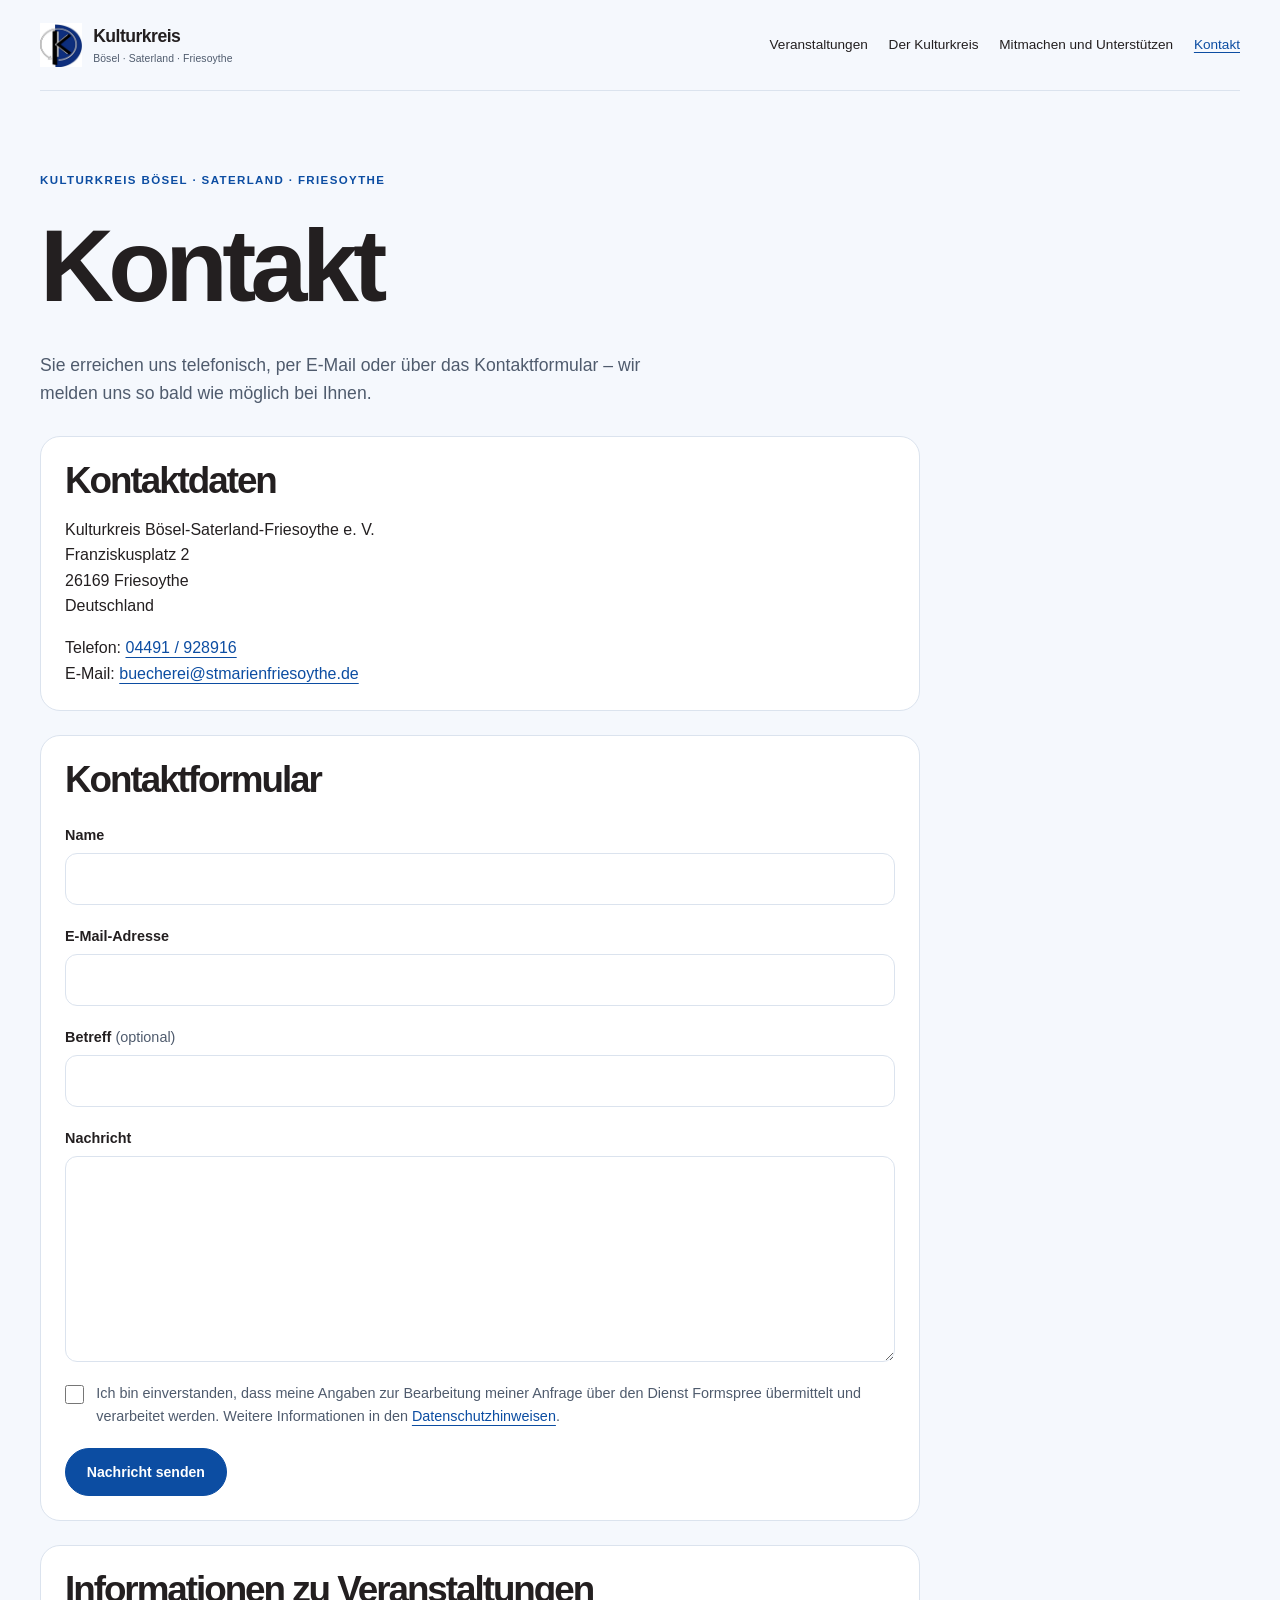
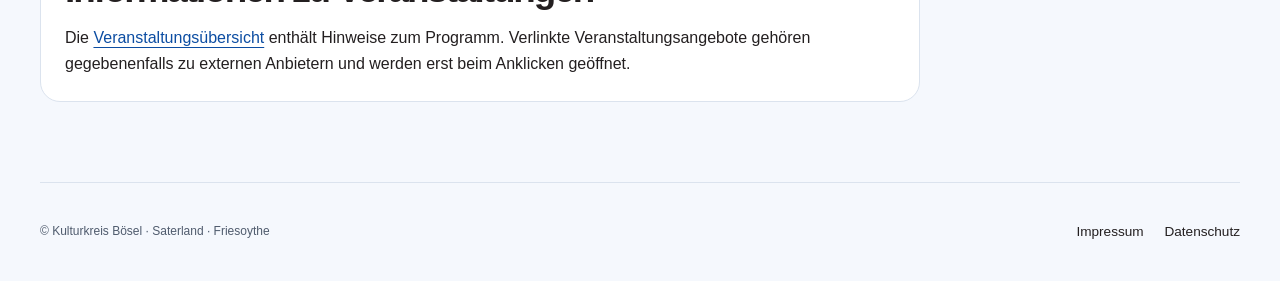
<file: kontakt.html>
<!doctype html>
<html lang="de">
<head>
  <meta charset="utf-8">
  <meta name="viewport" content="width=device-width, initial-scale=1">
  <meta name="theme-color" content="#f5f8fd">
  <title>Kontakt · Kulturkreis</title>
  <link rel="icon" href="./images/logo.png" type="image/png">
  <link rel="stylesheet" href="./css/site.css">
  <script src="./js/app.js" defer></script>
</head>
<body>
  <a class="skip-link" href="#main">Zum Inhalt springen</a>
  <header class="site-header container">
    <a class="wordmark" href="./index.html">
      <img src="./images/logo.png" width="42" height="44" alt="">
      <span>Kulturkreis <span class="wordmark__regions">Bösel · Saterland · Friesoythe</span></span>
    </a>
    <nav aria-label="Hauptnavigation">
      <a href="./index.html#veranstaltungen">Veranstaltungen</a>
      <a href="./verein.html">Der Kulturkreis</a>
      <a href="./mitglied.html">Mitmachen und Unterstützen</a>
      <a href="./kontakt.html" aria-current="page">Kontakt</a>
    </nav>
  </header>
  <main id="main" tabindex="-1" class="container page-content">
    <p class="eyebrow">Kulturkreis Bösel · Saterland · Friesoythe</p>
    <h1>Kontakt</h1>
    <p class="lead">Sie erreichen uns telefonisch, per E-Mail oder über das Kontaktformular – wir melden uns so bald wie möglich bei Ihnen.</p>
    <section class="content-panel" aria-labelledby="kontaktdaten">
      <h2 id="kontaktdaten">Kontaktdaten</h2>
      <address class="contact-address">
        Kulturkreis Bösel-Saterland-Friesoythe e. V.<br>
        Franziskusplatz 2<br>
        26169 Friesoythe<br>
        Deutschland
      </address>
      <p>
        Telefon: <a href="tel:+494491928916">04491 / 928916</a><br>
        E-Mail: <a href="mailto:buecherei@stmarienfriesoythe.de">buecherei@stmarienfriesoythe.de</a>
      </p>
    </section>
    <section class="content-panel" aria-labelledby="kontaktformular">
      <h2 id="kontaktformular">Kontaktformular</h2>
      <form class="contact-form" action="https://formspree.io/f/mzedkqya" method="POST" accept-charset="UTF-8">
        <div class="form-field">
          <label for="contact-name">Name</label>
          <input id="contact-name" name="name" type="text" autocomplete="name" maxlength="200" required>
        </div>
        <div class="form-field">
          <label for="contact-email">E-Mail-Adresse</label>
          <input id="contact-email" name="email" type="email" autocomplete="email" maxlength="254" required>
        </div>
        <div class="form-field">
          <label for="contact-subject">Betreff <span class="form-field__optional">(optional)</span></label>
          <input id="contact-subject" name="_subject" type="text" maxlength="200">
        </div>
        <div class="form-field">
          <label for="contact-message">Nachricht</label>
          <textarea id="contact-message" name="message" rows="7" maxlength="5000" required></textarea>
        </div>
        <div class="form-field form-field--hidden" aria-hidden="true">
          <label for="contact-gotcha">Dieses Feld bitte leer lassen</label>
          <input id="contact-gotcha" name="_gotcha" type="text" tabindex="-1" autocomplete="off">
        </div>
        <div class="form-field form-field--checkbox">
          <input id="contact-consent" name="datenschutz" type="checkbox" value="zugestimmt" required>
          <label for="contact-consent">Ich bin einverstanden, dass meine Angaben zur Bearbeitung meiner Anfrage über den Dienst Formspree übermittelt und verarbeitet werden. Weitere Informationen in den <a href="./datenschutz.html">Datenschutzhinweisen</a>.</label>
        </div>
        <button class="button" type="submit">Nachricht senden</button>
      </form>
    </section>
    <section class="content-panel">
      <h2>Informationen zu Veranstaltungen</h2>
      <p>Die <a href="./index.html#veranstaltungen">Veranstaltungsübersicht</a> enthält Hinweise zum Programm. Verlinkte Veranstaltungsangebote gehören gegebenenfalls zu externen Anbietern und werden erst beim Anklicken geöffnet.</p>
    </section>
  </main>
  <footer class="site-footer container">
    <p>© Kulturkreis Bösel · Saterland · Friesoythe</p>
    <nav aria-label="Rechtliches">
      <a href="./impressum.html">Impressum</a>
      <a href="./datenschutz.html">Datenschutz</a>
    </nav>
  </footer>
</body>
</html>
</file>
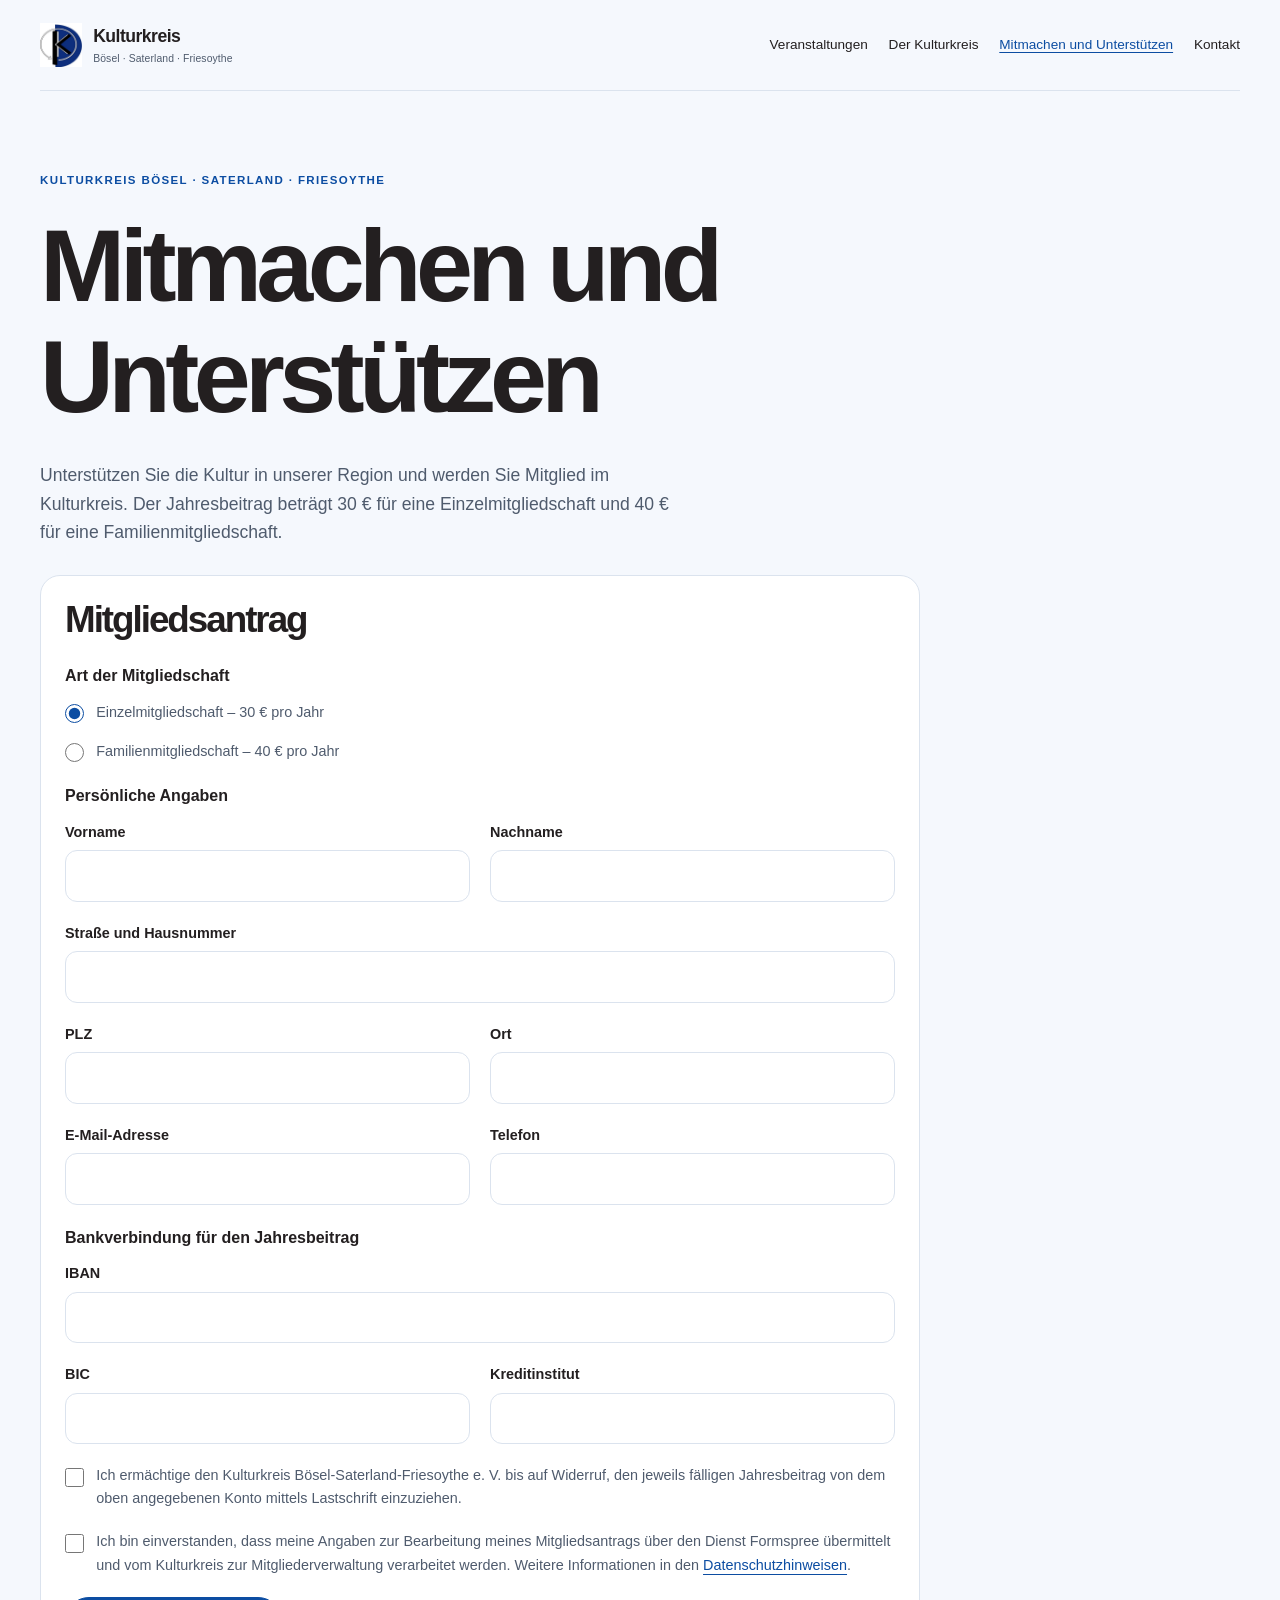
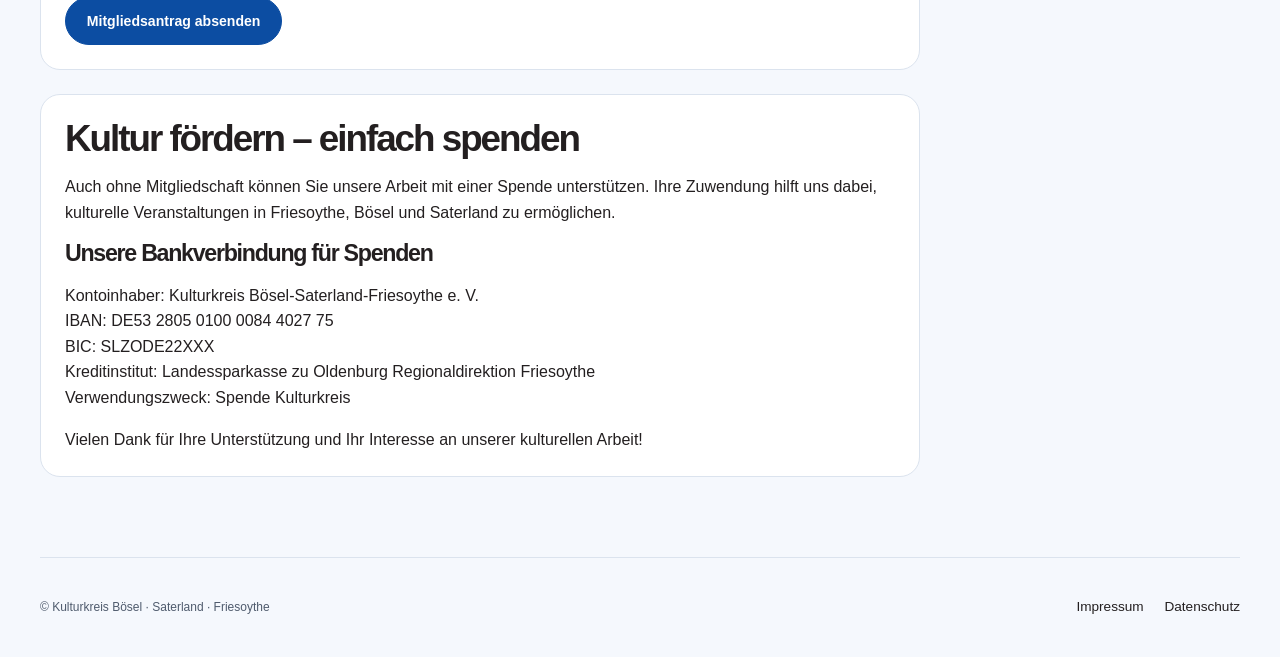
<file: mitglied.html>
<!doctype html>
<html lang="de">
<head>
  <meta charset="utf-8">
  <meta name="viewport" content="width=device-width, initial-scale=1">
  <meta name="theme-color" content="#f5f8fd">
  <title>Mitmachen und Unterstützen · Kulturkreis</title>
  <link rel="icon" href="./images/logo.png" type="image/png">
  <link rel="stylesheet" href="./css/site.css">
  <script src="./js/app.js" defer></script>
</head>
<body>
  <a class="skip-link" href="#main">Zum Inhalt springen</a>
  <header class="site-header container">
    <a class="wordmark" href="./index.html">
      <img src="./images/logo.png" width="42" height="44" alt="">
      <span>Kulturkreis <span class="wordmark__regions">Bösel · Saterland · Friesoythe</span></span>
    </a>
    <nav aria-label="Hauptnavigation">
      <a href="./index.html#veranstaltungen">Veranstaltungen</a>
      <a href="./verein.html">Der Kulturkreis</a>
      <a href="./mitglied.html" aria-current="page">Mitmachen und Unterstützen</a>
      <a href="./kontakt.html">Kontakt</a>
    </nav>
  </header>
  <main id="main" tabindex="-1" class="container page-content">
    <p class="eyebrow">Kulturkreis Bösel · Saterland · Friesoythe</p>
    <h1>Mitmachen und Unterstützen</h1>
    <p class="lead">Unterstützen Sie die Kultur in unserer Region und werden Sie Mitglied im Kulturkreis. Der Jahresbeitrag beträgt 30 € für eine Einzelmitgliedschaft und 40 € für eine Familienmitgliedschaft.</p>
    <section class="content-panel" aria-labelledby="mitgliedsantrag">
      <h2 id="mitgliedsantrag">Mitgliedsantrag</h2>
      <form class="contact-form" action="https://formspree.io/f/xrperznd" method="POST" accept-charset="UTF-8">
        <input type="hidden" name="_subject" value="Neuer Mitgliedsantrag">
        <fieldset class="form-fieldset">
          <legend>Art der Mitgliedschaft</legend>
          <div class="form-field form-field--checkbox">
            <input id="member-type-single" name="mitgliedschaft" type="radio" value="Einzelmitgliedschaft (30 € pro Jahr)" required checked>
            <label for="member-type-single">Einzelmitgliedschaft – 30 € pro Jahr</label>
          </div>
          <div class="form-field form-field--checkbox">
            <input id="member-type-family" name="mitgliedschaft" type="radio" value="Familienmitgliedschaft (40 € pro Jahr)">
            <label for="member-type-family">Familienmitgliedschaft – 40 € pro Jahr</label>
          </div>
        </fieldset>
        <fieldset class="form-fieldset">
          <legend>Persönliche Angaben</legend>
          <div class="form-grid">
            <div class="form-field">
              <label for="member-firstname">Vorname</label>
              <input id="member-firstname" name="vorname" type="text" autocomplete="given-name" maxlength="100" required>
            </div>
            <div class="form-field">
              <label for="member-lastname">Nachname</label>
              <input id="member-lastname" name="nachname" type="text" autocomplete="family-name" maxlength="100" required>
            </div>
            <div class="form-field form-field--wide">
              <label for="member-street">Straße und Hausnummer</label>
              <input id="member-street" name="strasse" type="text" autocomplete="street-address" maxlength="200" required>
            </div>
            <div class="form-field">
              <label for="member-zip">PLZ</label>
              <input id="member-zip" name="plz" type="text" inputmode="numeric" autocomplete="postal-code" pattern="[0-9]{5}" maxlength="5" title="Bitte eine fünfstellige Postleitzahl eingeben." required>
            </div>
            <div class="form-field">
              <label for="member-city">Ort</label>
              <input id="member-city" name="ort" type="text" autocomplete="address-level2" maxlength="100" required>
            </div>
            <div class="form-field">
              <label for="member-email">E-Mail-Adresse</label>
              <input id="member-email" name="email" type="email" autocomplete="email" maxlength="254" required>
            </div>
            <div class="form-field">
              <label for="member-phone">Telefon</label>
              <input id="member-phone" name="telefon" type="tel" autocomplete="tel" maxlength="50" required>
            </div>
          </div>
        </fieldset>
        <fieldset class="form-fieldset">
          <legend>Bankverbindung für den Jahresbeitrag</legend>
          <div class="form-grid">
            <div class="form-field form-field--wide">
              <label for="member-iban">IBAN</label>
              <input id="member-iban" name="iban" type="text" autocomplete="off" spellcheck="false" maxlength="42" pattern="\s*[A-Za-z]{2}[0-9]{2}(\s*[A-Za-z0-9]){11,30}\s*" title="Bitte eine gültige IBAN eingeben, z. B. DE12 3456 7890 1234 5678 90." required>
            </div>
            <div class="form-field">
              <label for="member-bic">BIC</label>
              <input id="member-bic" name="bic" type="text" autocomplete="off" spellcheck="false" maxlength="11" pattern="[A-Za-z]{6}[A-Za-z0-9]{2}([A-Za-z0-9]{3})?" title="Bitte eine gültige BIC mit 8 oder 11 Zeichen eingeben." required>
            </div>
            <div class="form-field">
              <label for="member-bank">Kreditinstitut</label>
              <input id="member-bank" name="kreditinstitut" type="text" maxlength="200" required>
            </div>
          </div>
        </fieldset>
        <div class="form-field form-field--hidden" aria-hidden="true">
          <label for="member-gotcha">Dieses Feld bitte leer lassen</label>
          <input id="member-gotcha" name="_gotcha" type="text" tabindex="-1" autocomplete="off">
        </div>
        <div class="form-field form-field--checkbox">
          <input id="member-sepa" name="lastschrift" type="checkbox" value="ermächtigt" required>
          <label for="member-sepa">Ich ermächtige den Kulturkreis Bösel-Saterland-Friesoythe e. V. bis auf Widerruf, den jeweils fälligen Jahresbeitrag von dem oben angegebenen Konto mittels Lastschrift einzuziehen.</label>
        </div>
        <div class="form-field form-field--checkbox">
          <input id="member-consent" name="datenschutz" type="checkbox" value="zugestimmt" required>
          <label for="member-consent">Ich bin einverstanden, dass meine Angaben zur Bearbeitung meines Mitgliedsantrags über den Dienst Formspree übermittelt und vom Kulturkreis zur Mitgliederverwaltung verarbeitet werden. Weitere Informationen in den <a href="./datenschutz.html">Datenschutzhinweisen</a>.</label>
        </div>
        <button class="button" type="submit">Mitgliedsantrag absenden</button>
      </form>
    </section>
    <section class="content-panel" aria-labelledby="spenden">
      <h2 id="spenden">Kultur fördern – einfach spenden</h2>
      <p>Auch ohne Mitgliedschaft können Sie unsere Arbeit mit einer Spende unterstützen. Ihre Zuwendung hilft uns dabei, kulturelle Veranstaltungen in Friesoythe, Bösel und Saterland zu ermöglichen.</p>
      <h3>Unsere Bankverbindung für Spenden</h3>
      <p>Kontoinhaber: Kulturkreis Bösel-Saterland-Friesoythe e. V.<br>
      IBAN: DE53 2805 0100 0084 4027 75<br>
      BIC: SLZODE22XXX<br>
      Kreditinstitut: Landessparkasse zu Oldenburg 
Regionaldirektion Friesoythe<br>
      Verwendungszweck: Spende Kulturkreis</p>
      <p>Vielen Dank für Ihre Unterstützung und Ihr Interesse an unserer kulturellen Arbeit!</p>
    </section>
  </main>
  <footer class="site-footer container">
    <p>© Kulturkreis Bösel · Saterland · Friesoythe</p>
    <nav aria-label="Rechtliches">
      <a href="./impressum.html">Impressum</a>
      <a href="./datenschutz.html">Datenschutz</a>
    </nav>
  </footer>
</body>
</html>
</file>
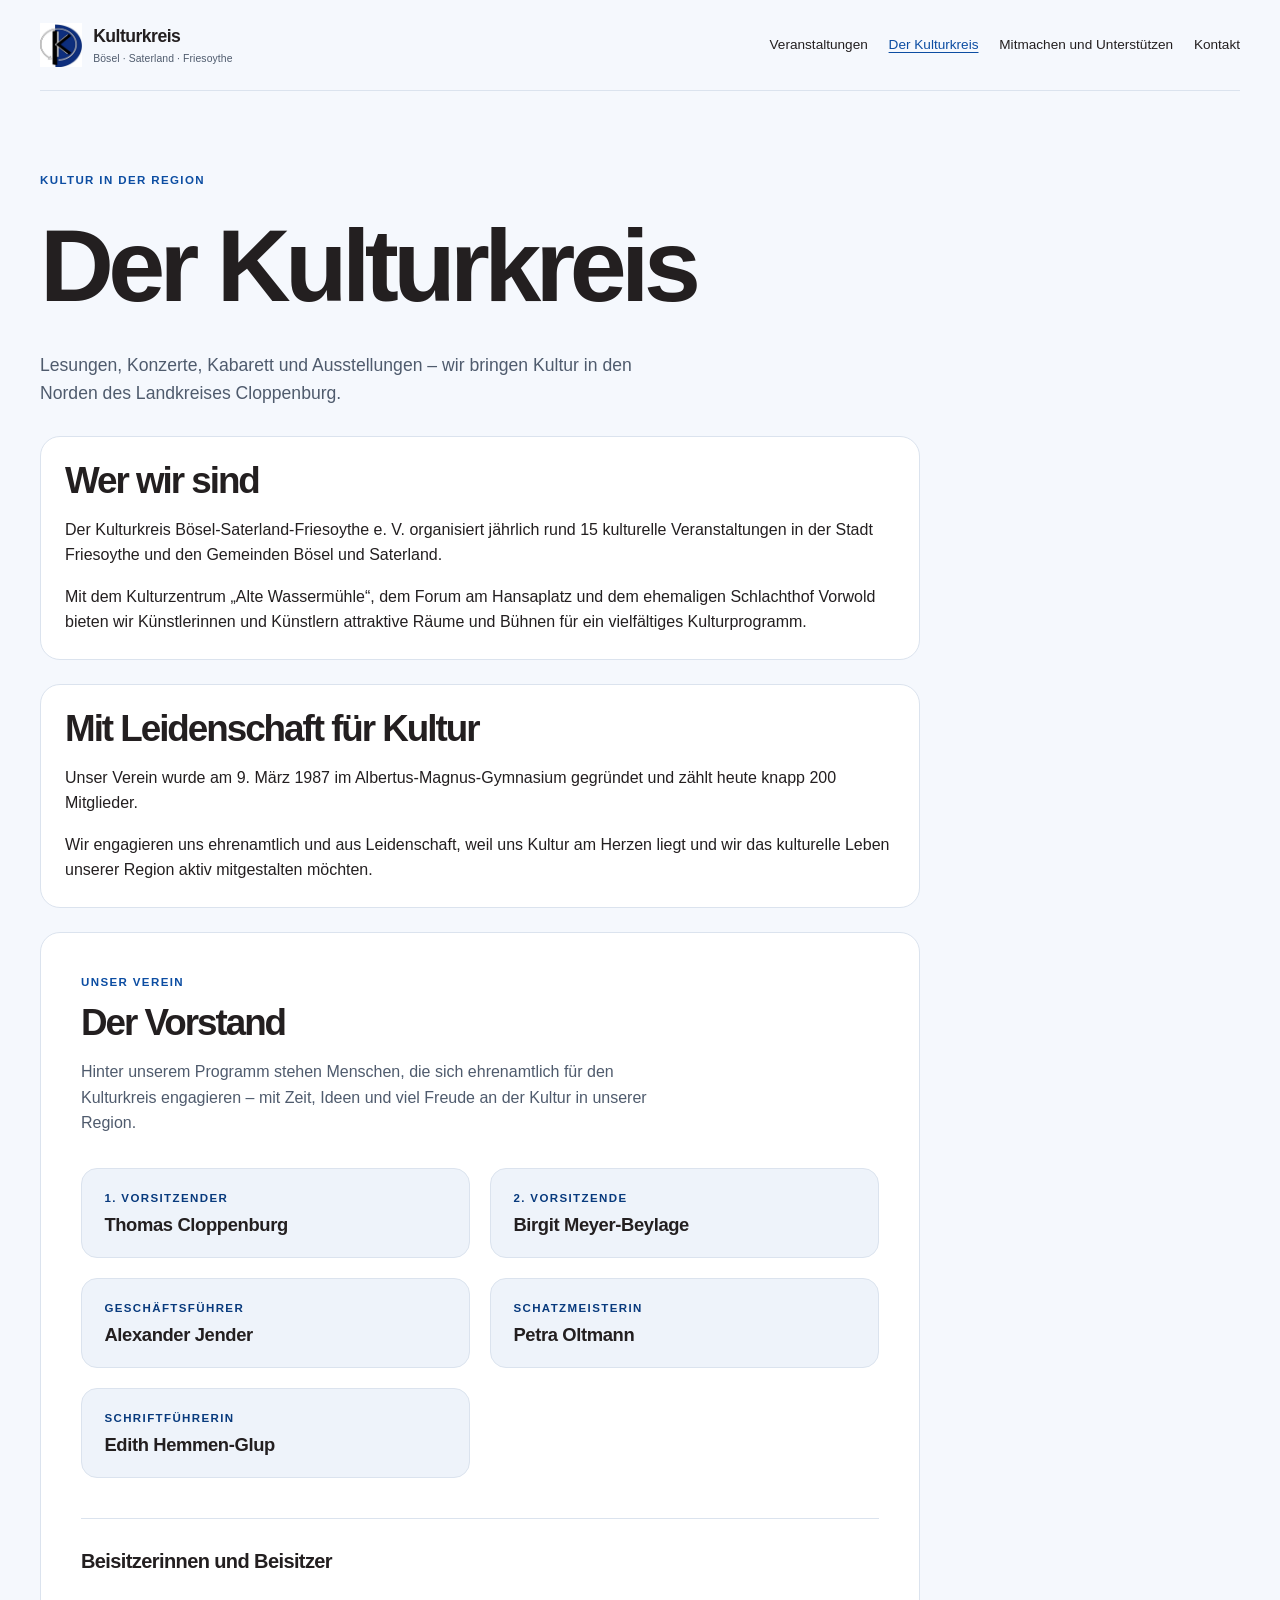
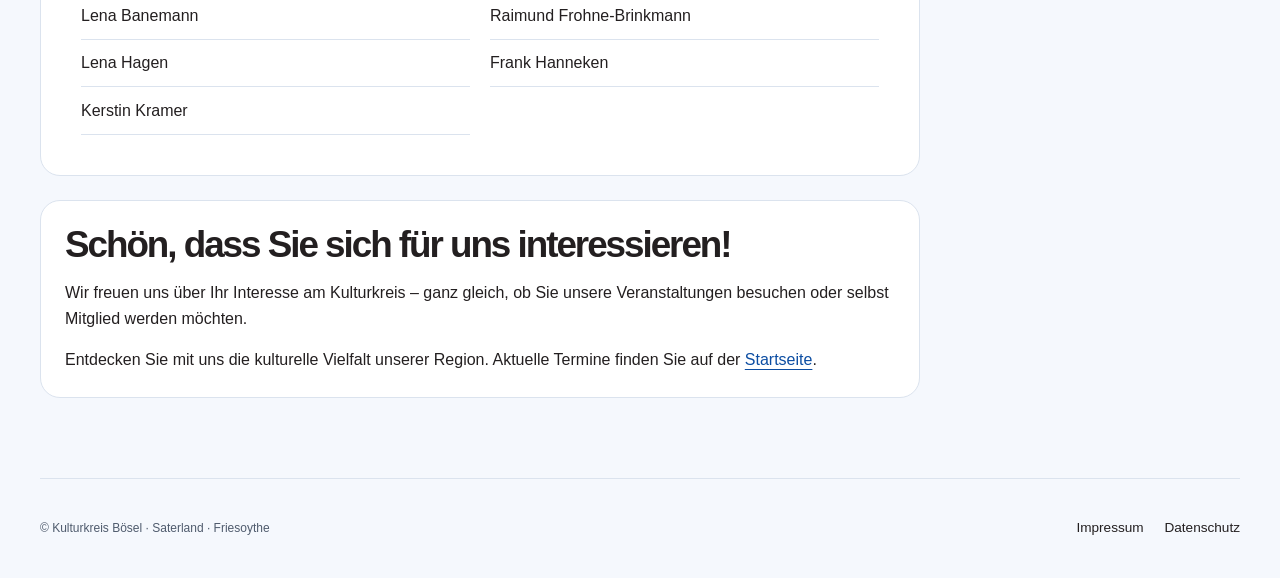
<file: verein.html>
<!doctype html>
<html lang="de">
<head>
  <meta charset="utf-8">
  <meta name="viewport" content="width=device-width, initial-scale=1">
  <meta name="theme-color" content="#f5f8fd">
  <title>Der Kulturkreis</title>
  <link rel="icon" href="./images/logo.png" type="image/png">
  <link rel="stylesheet" href="./css/site.css">
  <script src="./js/app.js" defer></script>
</head>
<body>
  <a class="skip-link" href="#main">Zum Inhalt springen</a>
  <header class="site-header container">
    <a class="wordmark" href="./index.html">
      <img src="./images/logo.png" width="42" height="44" alt="">
      <span>Kulturkreis <span class="wordmark__regions">Bösel · Saterland · Friesoythe</span></span>
    </a>
    <nav aria-label="Hauptnavigation">
      <a href="./index.html#veranstaltungen">Veranstaltungen</a>
      <a href="./verein.html" aria-current="page">Der Kulturkreis</a>
      <a href="./mitglied.html">Mitmachen und Unterstützen</a>
      <a href="./kontakt.html">Kontakt</a>
    </nav>
  </header>
  <main id="main" tabindex="-1" class="container page-content">
    <p class="eyebrow">Kultur in der Region</p>
    <h1>Der Kulturkreis</h1>

<p class="lead">Lesungen, Konzerte, Kabarett und Ausstellungen – wir bringen Kultur in den Norden des Landkreises Cloppenburg.</p>

<section class="content-panel">
  <h2>Wer wir sind</h2>
  <p>Der Kulturkreis Bösel-Saterland-Friesoythe e. V. organisiert jährlich rund 15 kulturelle Veranstaltungen in der Stadt Friesoythe und den Gemeinden Bösel und Saterland.</p>

  <p>Mit dem Kulturzentrum „Alte Wassermühle“, dem Forum am Hansaplatz und dem ehemaligen Schlachthof Vorwold bieten wir Künstlerinnen und Künstlern attraktive Räume und Bühnen für ein vielfältiges Kulturprogramm.</p>
</section>

<section class="content-panel">
  <h2>Mit Leidenschaft für Kultur</h2>
  <p>Unser Verein wurde am 9. März 1987 im Albertus-Magnus-Gymnasium gegründet und zählt heute knapp 200 Mitglieder.</p>

  <p>Wir engagieren uns ehrenamtlich und aus Leidenschaft, weil uns Kultur am Herzen liegt und wir das kulturelle Leben unserer Region aktiv mitgestalten möchten.</p>
</section>

<section class="content-panel board" aria-labelledby="vorstand-title">
  <p class="eyebrow">Unser Verein</p>
  <h2 id="vorstand-title">Der Vorstand</h2>
  <p class="board__intro">Hinter unserem Programm stehen Menschen, die sich ehrenamtlich für den Kulturkreis engagieren – mit Zeit, Ideen und viel Freude an der Kultur in unserer Region.</p>

  <dl class="board-grid">
    <div class="board-card">
      <dt class="board-card__role">1. Vorsitzender</dt>
      <dd class="board-card__name">Thomas Cloppenburg</dd>
    </div>
    <div class="board-card">
      <dt class="board-card__role">2. Vorsitzende</dt>
      <dd class="board-card__name">Birgit Meyer-Beylage</dd>
    </div>
    <div class="board-card">
      <dt class="board-card__role">Geschäftsführer</dt>
      <dd class="board-card__name">Alexander Jender</dd>
    </div>
    <div class="board-card">
      <dt class="board-card__role">Schatzmeisterin</dt>
      <dd class="board-card__name">Petra Oltmann</dd>
    </div>
    <div class="board-card">
      <dt class="board-card__role">Schriftführerin</dt>
      <dd class="board-card__name">Edith Hemmen-Glup</dd>
    </div>
  </dl>

  <div class="board-assessors">
    <h3>Beisitzerinnen und Beisitzer</h3>
    <ul class="board-assessors__list">
      <li>Lena Banemann</li>
      <li>Raimund Frohne-Brinkmann</li>
      <li>Lena Hagen</li>
      <li>Frank Hanneken</li>
      <li>Kerstin Kramer</li>
    </ul>
  </div>
</section>

<section class="content-panel">
  <h2>Schön, dass Sie sich für uns interessieren!</h2>
  <p>Wir freuen uns über Ihr Interesse am Kulturkreis – ganz gleich, ob Sie unsere Veranstaltungen besuchen oder selbst Mitglied werden möchten.</p>

  <p>Entdecken Sie mit uns die kulturelle Vielfalt unserer Region. Aktuelle Termine finden Sie auf der <a href="./index.html#veranstaltungen">Startseite</a>.</p>
</section>
  </main>
  <footer class="site-footer container">
    <p>© Kulturkreis Bösel · Saterland · Friesoythe</p>
    <nav aria-label="Rechtliches">
      <a href="./impressum.html">Impressum</a>
      <a href="./datenschutz.html">Datenschutz</a>
    </nav>
  </footer>
</body>
</html>
</file>
<file: css/site.css>
:root {
  color-scheme: light;
  --cream: #f5f8fd;
  --paper: #fff;
  --ink: #231f20;
  --brand: #0c4da2;
  --clay: #0c4da2;
  --brand-dark: #083a7d;
  --brand-soft: #e7eef9;
  --line: #dbe3ee;
  --muted: #4f5b6d;
  --surface: #eef3fa;
  --surface-alt: #e9f0fa;
  --selection: #c9daf3;
}

* { box-sizing: border-box; }
html { scroll-behavior: smooth; }
body {
  margin: 0;
  background: var(--cream);
  color: var(--ink);
  font-family: "Avenir Next", "Segoe UI", Arial, sans-serif;
  line-height: 1.6;
  -webkit-font-smoothing: antialiased;
}
::selection { background: var(--selection); color: var(--ink); }
a { color: var(--brand); text-underline-offset: .25em; }
a:hover { color: var(--brand-dark); }
img { display: block; max-width: 100%; height: auto; }
:focus-visible { outline: 3px solid var(--brand); outline-offset: 5px; }
[id] { scroll-margin-top: 2rem; }
.container { width: min( calc(100% - 2rem), 1280px); margin-inline: auto; }
.skip-link {
  position: absolute;
  z-index: 10;
  top: 1rem;
  left: 1rem;
  padding: .75rem 1rem;
  transform: translateY(-180%);
  background: var(--paper);
}
.skip-link:focus { transform: none; }
.site-header { display: flex; flex-wrap: wrap; align-items: center; justify-content: space-between; gap: 1.25rem; padding-block: 1.4rem; border-bottom: 1px solid var(--line); }
.wordmark { display: inline-flex; align-items: center; gap: .7rem; color: var(--ink); font-size: 1.1rem; font-weight: 600; text-decoration: none; letter-spacing: -.03em; }
.wordmark img { flex: 0 0 42px; }
.wordmark__regions { display: block; color: var(--muted); font-size: .65rem; font-weight: 400; letter-spacing: .01em; }
nav { display: flex; flex-wrap: wrap; gap: .6rem 1.3rem; }
nav a { padding-block: .4rem; color: var(--ink); font-size: .85rem; text-decoration: none; }
nav a:hover, nav a[aria-current="page"] { color: var(--brand); text-decoration: underline; }
h1, h2, h3 { margin: 0; font-weight: 600; line-height: 1.08; letter-spacing: -.055em; overflow-wrap: break-word; }
h1 { font-size: clamp(3.1rem, 8vw, 7.8rem); }
h2 { font-size: clamp(2rem, 4vw, 3.6rem); }
h3 { font-size: 1.45rem; }
em { color: var(--clay); font-style: normal; }
.eyebrow { display: flex; align-items: center; gap: .6rem; margin: 0 0 1.4rem; color: var(--brand); font-size: .72rem; font-weight: 650; letter-spacing: .12em; text-transform: uppercase; }
.little-dot { display: inline-block; width: .6rem; height: .6rem; flex-shrink: 0; border-radius: 50%; background: var(--brand); }
.hero { position: relative; display: grid; padding-block: 3.5rem 2rem; }
.hero__content { position: relative; z-index: 1; min-width: 0; }
.hero h1 { font-size: clamp(4rem, 11vw, 10.3rem); letter-spacing: -.085em; line-height: .94; }
.hero__intro, .lead { max-width: 40rem; margin-block: 1.8rem; color: var(--muted); font-size: 1.1rem; }
.hero__intro { max-width: 29rem; }
.hero__actions { display: flex; flex-wrap: wrap; align-items: center; gap: 1.2rem 1.6rem; }
.button { display: inline-flex; min-height: 48px; align-items: center; justify-content: center; gap: 1rem; padding: .85rem 1.3rem; border: 1px solid var(--brand); border-radius: 999px; background: var(--brand); color: var(--paper); font-size: .88rem; font-weight: 600; text-decoration: none; transition: background-color 150ms ease; }
.button:hover { background: var(--brand-dark); color: var(--paper); }
.text-link { display: inline-flex; align-items: center; gap: .7rem; padding-block: .6rem; font-size: .88rem; font-weight: 600; }
.hero__ornament { width: min(70%, 21rem); margin: 2rem auto 0; }
.hero__index { margin: 2rem 0 0; color: var(--muted); font-size: .72rem; letter-spacing: .1em; text-transform: uppercase; }
.section { padding-block: 3.5rem; border-top: 1px solid var(--line); }
.section-heading { display: flex; flex-direction: column; gap: 1rem; margin-bottom: 2rem; }
.section-heading .eyebrow { margin-bottom: .75rem; }
.section-heading__note { margin: 0; color: var(--muted); font-size: .9rem; }
.event-list { display: grid; gap: 1.25rem; }
.event-card, .event-message, .content-panel { min-width: 0; padding: 1.5rem; border: 1px solid var(--line); border-radius: 1.25rem; background: var(--paper); }
.event-card { display: flex; flex-direction: column; }
.event-card__category { margin: 0 0 1rem; color: var(--brand); font-size: .72rem; font-weight: 650; letter-spacing: .12em; text-transform: uppercase; }
.event-card h3 { margin-bottom: 1rem; }
.event-card__meta { display: grid; gap: .3rem; margin-bottom: 1rem; color: var(--muted); font-size: .88rem; }
.event-card__description { margin: 0 0 1.5rem; color: var(--muted); }
.event-card__status { align-self: flex-start; margin: 0 0 1rem; padding: .35rem .75rem; border-radius: 999px; background: var(--brand-soft); color: var(--brand-dark); font-size: .78rem; font-weight: 600; }
.event-card__prices { display: flex; flex-wrap: wrap; gap: .5rem 1.5rem; margin: 0 0 1.5rem; font-size: .88rem; }
.event-card__prices dt { color: var(--muted); }
.event-card__prices dd { margin: 0; font-weight: 650; }
.event-card__media { position: relative; overflow: hidden; height: 320px; margin-bottom: 1.5rem; border-radius: .75rem; background: #222; }
.event-card__backdrop { position: absolute; inset: 0; width: 100%; height: 100%; object-fit: cover; filter: blur(18px) brightness(.7); transform: scale(1.15); }
.event-card__image { position: relative; width: 100%; height: 100%; object-fit: contain; }
.event-card .button { align-self: flex-start; margin-top: auto; }
.event-message { grid-column: 1 / -1; margin: 0; color: var(--muted); }
noscript .event-message { margin-top: 1rem; }
.about { display: grid; gap: 2rem; padding: 2rem; border-radius: 1.5rem; background: var(--surface-alt); }
.about__mark { width: 10rem; }
.about__copy p:not(.eyebrow) { max-width: 35rem; color: var(--muted); }
.site-footer { display: flex; flex-direction: column; align-items: flex-start; gap: 1.4rem; margin-top: 4rem; padding-block: 2rem; border-top: 1px solid var(--line); }
.site-footer > p { margin: 0; color: var(--muted); font-size: .75rem; }
.page-content { padding-block: 3.5rem 1rem; }
.page-content > h1 { max-width: 100%; }
.content-panel { margin-top: 1.5rem; max-width: 55rem; overflow-wrap: anywhere; }
.content-panel h2 { font-size: clamp(1.6rem, 3vw, 2.3rem); }
.content-panel p:last-child { margin-bottom: 0; }
.content-panel li + li { margin-top: .5rem; }
.board .eyebrow { margin-bottom: .75rem; }
.board__intro { max-width: 38rem; margin: 1rem 0 2rem; color: var(--muted); }
.board-grid { display: grid; gap: 1rem; margin: 0; }
.board-card { display: flex; flex-direction: column; gap: .35rem; min-width: 0; padding: 1.25rem 1.4rem; border: 1px solid var(--line); border-radius: 1rem; background: var(--surface); transition: border-color 150ms ease, background-color 150ms ease; }
.board-card:hover { border-color: #b9c9e0; background: var(--brand-soft); }
.board-card__role { color: var(--brand-dark); font-size: .72rem; font-weight: 650; letter-spacing: .12em; text-transform: uppercase; }
.board-card__name { margin: 0; font-size: 1.15rem; font-weight: 600; line-height: 1.3; letter-spacing: -.02em; }
.board-assessors { margin-top: 2.5rem; padding-top: 2rem; border-top: 1px solid var(--line); }
.board-assessors h3 { font-size: 1.25rem; letter-spacing: -.03em; }
.board-assessors__list { display: grid; gap: 0 1.25rem; margin: 1.25rem 0 0; padding: 0; list-style: none; }
.content-panel .board-assessors__list li { margin: 0; padding-block: .65rem; border-bottom: 1px solid var(--line); }
.contact-address { margin: 1rem 0; font-style: normal; }
.contact-form { display: grid; gap: 1.25rem; margin-top: 1.5rem; }
.form-field { display: grid; gap: .4rem; }
.form-field label { font-size: .9rem; font-weight: 600; }
.form-field__optional { color: var(--muted); font-weight: 400; }
.form-field input, .form-field textarea { width: 100%; padding: .75rem 1rem; border: 1px solid var(--line); border-radius: .75rem; background: var(--paper); color: var(--ink); font: inherit; }
.form-field textarea { resize: vertical; min-height: 9rem; }
.form-field input:focus-visible, .form-field textarea:focus-visible { outline-offset: 2px; border-color: var(--brand); }
.form-field--checkbox { grid-template-columns: auto 1fr; align-items: start; gap: .75rem; }
.form-field--checkbox input { width: 1.2rem; height: 1.2rem; margin: .2rem 0 0; accent-color: var(--brand); }
.form-field--checkbox label { color: var(--muted); font-weight: 400; }
.form-field--hidden { position: absolute; left: -10000px; width: 1px; height: 1px; overflow: hidden; }
.form-fieldset { display: grid; gap: 1rem; margin: 0; padding: 0; border: 0; min-width: 0; }
.form-fieldset legend { margin-bottom: .75rem; padding: 0; font-weight: 650; }
.form-grid { display: grid; gap: 1.25rem; }
@media (min-width: 40rem) { .form-grid { grid-template-columns: 1fr 1fr; } .form-field--wide { grid-column: 1 / -1; } }
.form-field--checkbox input[type="radio"] { border-radius: 50%; }
.contact-form .button { justify-self: start; cursor: pointer; font-family: inherit; }

@media (min-width: 700px) {
  .container { width: min(calc(100% - 5rem), 1280px); }
  .hero { padding-block: 5rem 2.5rem; }
  .hero__ornament { width: 20rem; }
  .section { padding-block: 5rem; }
  .section-heading { flex-direction: row; align-items: flex-end; justify-content: space-between; gap: 2rem; }
  .event-list { grid-template-columns: repeat(2, minmax(0, 1fr)); }
  .event-card { padding: 2rem; }
  .board { padding: 2.5rem; }
  .board-grid { grid-template-columns: repeat(2, minmax(0, 1fr)); gap: 1.25rem; }
  .board-assessors__list { grid-template-columns: repeat(2, minmax(0, 1fr)); }
  .about { grid-template-columns: 1fr 2fr; align-items: center; padding: 3rem; }
  .about__mark { width: min(100%, 15rem); }
  .site-footer { flex-direction: row; flex-wrap: wrap; align-items: center; justify-content: space-between; }
  .page-content { padding-top: 5rem; }
}
@media (min-width: 1050px) {
  .hero { grid-template-columns: 1fr; min-height: 650px; align-content: center; }
  .hero__ornament { position: absolute; width: 34%; right: 0; top: 50%; margin: 0; transform: translateY(-50%); }
  .hero__content { max-width: 78%; }
  .hero__index { margin-top: 4rem; }
}
@media (prefers-reduced-motion: reduce) {
  html { scroll-behavior: auto; }
  .button, .board-card { transition: none; }
}
</file>
